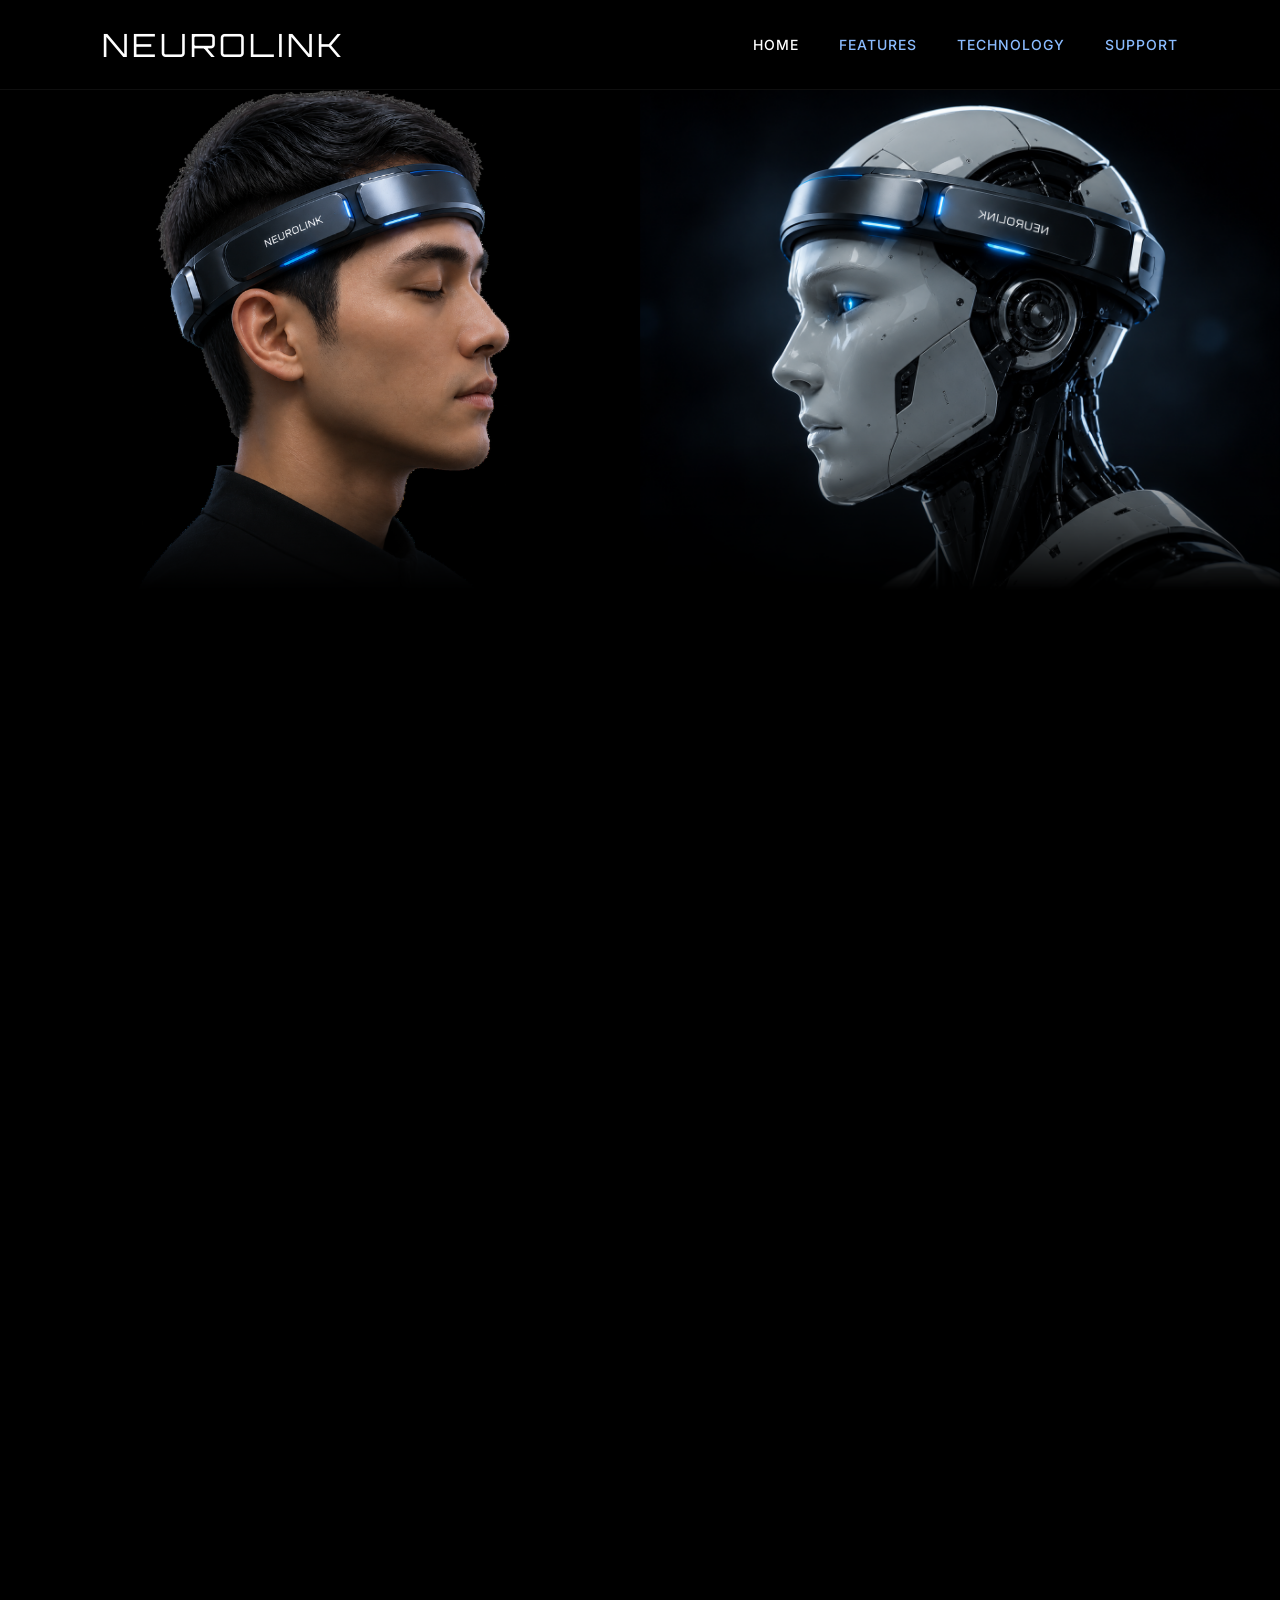
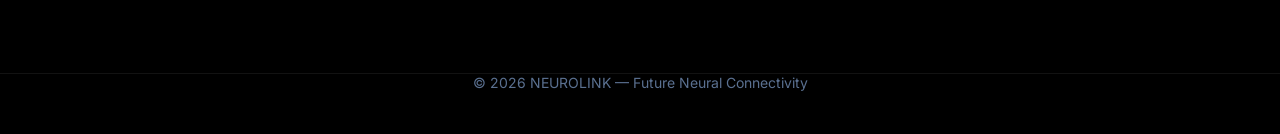
<file: index.html>
<!-- index.html -->
<!DOCTYPE html>
<html lang="en">
<head>
    <meta charset="UTF-8" />
    <meta name="viewport" content="width=device-width, initial-scale=1.0"/>
    <title>NEUROLINK — Brain-Controlled WiFi Headband</title>
    <link rel="preconnect" href="https://fonts.googleapis.com">
    <link rel="preconnect" href="https://fonts.gstatic.com" crossorigin>
    <link rel="stylesheet" href="css.css">
    <style>
        /* ---- HERO IMAGES ---- */
        .header-images {
            width: 100%;
            height: 500px;
            display: flex;
        }

        .man-image {
            width: 50%;
            height: 100%;
            background: url("images/model.PNG") center / 400px no-repeat;
            -webkit-mask-image: linear-gradient(to bottom, black 80%, transparent 100%);
            mask-image: linear-gradient(to bottom, black 80%, transparent 100%);
        }

        .robot-image {
            width: 50%;
            height: 100%;
            background: url("images/robot.png") center / cover;
            -webkit-mask-image: linear-gradient(to bottom, black 70%, transparent 100%);
            mask-image: linear-gradient(to bottom, black 70%, transparent 100%);
        }

        /* ---- HERO ---- */
        .hero {
            width: 100%;
            padding: 60px 8% 80px;
            display: flex;
            align-items: center;
            justify-content: space-between;
            gap: 60px;
        }

        .hero-left { flex: 1; }

        .tag {
            color: #3ca6ff;
            font-size: 13px;
            letter-spacing: 2px;
            margin-bottom: 5px;
        }

        .hero-title {
            font-family: 'Orbitron', sans-serif;
            font-size: 4.5rem;
            line-height: 1.05;
            margin-bottom: 24px;
        }

        .hero-description {
            color: #a0b4cc;
            font-size: 1.05rem;
            line-height: 1.8;
            margin-bottom: 36px;
            max-width: 520px;
        }

        .hero-buttons {
            display: flex;
            gap: 16px;
            flex-wrap: wrap;
        }

        /* ---- HERO RIGHT ---- */
        .hero-right {
            flex: 1;
            display: flex;
            justify-content: center;
            align-items: center;
            position: relative;
        }

        .hero-right img {
            width: 100%;
            max-width: 560px;
            filter: drop-shadow(0 0 40px rgba(0, 162, 255, 0.4));
        }

        .status-card {
            position: absolute;
            bottom: 57px;
            left: 0;
            width: 260px;
            background: rgba(8, 17, 35, 0.8);
            backdrop-filter: blur(14px);
            border: 1px solid rgba(67, 122, 255, 0.3);
            border-radius: 22px;
            padding: 22px;
            box-shadow: 0 0 30px rgba(0, 119, 255, 0.15);
        }

        .status-card h3 {
            color: #3ca6ff;
            font-size: 14px;
            margin-bottom: 14px;
            letter-spacing: 1px;
        }

        .status-row {
            display: flex;
            justify-content: space-between;
            font-size: 13px;
            margin-bottom: 10px;
            color: #cdd9ee;
        }

        .connected { color: #00e68a; font-weight: 600; }

        .battery-bar {
            width: 100%;
            height: 8px;
            background: #112342;
            border-radius: 30px;
            overflow: hidden;
            margin-top: 10px;
        }

        .battery-fill {
            width: 82%;
            height: 100%;
            background: linear-gradient(90deg, #00e68a, #00c3ff);
        }

        /* ---- APP SECTION ---- */
        .app-section {
            width: 100%;
            padding: 60px 8% 100px;
            display: flex;
            align-items: center;
            gap: 80px;
        }

        .app-left { flex: 1; }

        .app-left h1 {
            font-family: 'Orbitron', sans-serif;
            font-size: 3rem;
            margin-bottom: 20px;
            line-height: 1.15;
        }

        .app-left p {
            color: #9eb1ce;
            line-height: 1.8;
            margin-bottom: 30px;
            max-width: 440px;
        }

        .app-right {
            flex: 1;
            display: flex;
            justify-content: center;
        }

        .phone-ui {
            width: 300px;
            background: #091427;
            border-radius: 40px;
            padding: 24px;
            border: 1px solid #1b3560;
            box-shadow: 0 0 40px rgba(0, 140, 255, 0.2);
        }

        .phone-header {
            text-align: center;
            margin-bottom: 24px;
            font-family: 'Orbitron', sans-serif;
            font-size: 1.1rem;
            letter-spacing: 2px;
        }

        .network-card {
            background: #101d36;
            padding: 18px;
            border-radius: 18px;
            margin-bottom: 16px;
        }

        .network-card h3 {
            color: #00e68a;
            font-size: 13px;
            margin-bottom: 6px;
            letter-spacing: 1px;
        }

        .network-card p { color: #8bbcff; font-size: 14px; }

        .network-list { display: flex; flex-direction: column; gap: 10px; }

        .network-item {
            background: #132443;
            padding: 13px 16px;
            border-radius: 14px;
            color: #b4ccee;
            font-size: 14px;
        }

        /* ---- RESPONSIVE ---- */
        @media (max-width: 1000px) {
            .hero, .app-section { flex-direction: column; }
            .hero-right, .app-right { width: 100%; }
            .status-card { position: static; margin-top: 24px; width: 100%; max-width: 300px; }
            .hero-title { font-size: 3.2rem; }
        }

        @media (max-width: 600px) {
            .hero-title { font-size: 2.6rem; }
            .app-left h1 { font-size: 2.2rem; }
        }
        .deviceImage{
            position: absolute;
            margin-top: 200px;
        }

        .footerName{
            margin-top: -30px;
        }
        /* ══════════════════════════════
   RESPONSIVE FIXES
   ADD THIS AT THE VERY BOTTOM
══════════════════════════════ */

/* LARGE TABLET */
@media (max-width: 1200px){

    .hero{
        gap: 40px;
        padding: 40px 6% 70px;
    }

    .hero-title{
        font-size: 3.8rem;
    }

    .hero-right img{
        max-width: 480px;
    }

    .deviceImage{
        margin-top: 140px;
    }

    .status-card{
        bottom: 20px;
        width: 240px;
    }

    .app-section{
        gap: 50px;
        padding: 50px 6% 80px;
    }

    .app-left h1{
        font-size: 2.5rem;
    }
}


/* TABLET */
@media (max-width: 1000px){

    .header-images{
        height: 360px;
    }

    .man-image{
        background-size: 280px;
    }

    .hero,
    .app-section{
        flex-direction: column;
        text-align: center;
    }

    .hero-left,
    .app-left{
        display: flex;
        flex-direction: column;
        align-items: center;
    }

    .hero-description,
    .app-left p{
        max-width: 650px;
    }

    .hero-title{
        font-size: 3.2rem;
    }

    .hero-right{
        width: 100%;
        min-height: 500px;
    }

    .hero-right img{
        max-width: 420px;
    }

    .deviceImage{
        position: relative;
        margin-top: 0;
    }

    .status-card{
        position: relative;
        bottom: unset;
        left: unset;
        margin-top: 20px;
        width: 100%;
        max-width: 320px;
    }

    .app-section{
        gap: 40px;
    }

    .phone-ui{
        width: 320px;
    }
}


/* MOBILE */
@media (max-width: 700px){

    body{
        overflow-x: hidden;
    }

    .header-images{
        height: 250px;
    }

    .man-image{
        background-size: 200px;
    }

    .robot-image{
        background-position: center;
    }

    .hero{
        padding: 30px 5% 60px;
        gap: 20px;
    }

    .tag{
        font-size: 11px;
        letter-spacing: 1.5px;
    }

    .hero-title{
        font-size: 2.4rem;
        line-height: 1.1;
        margin-bottom: 18px;
    }

    .hero-description{
        font-size: .95rem;
        line-height: 1.7;
        margin-bottom: 28px;
    }

    .hero-buttons{
        width: 100%;
        justify-content: center;
    }

    .hero-buttons .btn{
        width: 100%;
        max-width: 280px;
        text-align: center;
    }

    .hero-right{
        min-height: auto;
    }

    .hero-right img{
        width: 100%;
        max-width: 320px;
    }

    .status-card{
        padding: 18px;
        border-radius: 18px;
    }

    .status-row{
        font-size: 12px;
    }

    .app-section{
        padding: 40px 5% 70px;
    }

    .app-left h1{
        font-size: 2rem;
        line-height: 1.2;
    }

    .app-left p{
        font-size: .95rem;
        line-height: 1.7;
    }

    .phone-ui{
        width: 100%;
        max-width: 300px;
        border-radius: 30px;
        padding: 20px;
    }

    .network-item{
        font-size: 13px;
    }

    .footerName{
        margin-top: 0;
        font-size: 12px;
        line-height: 1.6;
        text-align: center;
    }
}


/* SMALL MOBILE */
@media (max-width: 480px){

    .header-images{
        height: 200px;
    }

    .man-image{
        background-size: 150px;
    }

    .hero{
        padding-top: 20px;
    }

    .hero-title{
        font-size: 2rem;
    }

    .hero-description{
        font-size: .88rem;
    }

    .hero-right img{
        max-width: 260px;
    }

    .status-card{
        max-width: 100%;
    }

    .app-left h1{
        font-size: 1.7rem;
    }

    .app-left p{
        font-size: .88rem;
    }

    .phone-ui{
        max-width: 260px;
        border-radius: 24px;
    }

    .phone-header{
        font-size: .95rem;
    }

    .network-card,
    .network-item{
        padding: 12px;
    }

    .site-footer{
        padding-inline: 16px;
    }
}
    </style>
</head>

<body>

    <!-- NAVBAR -->
<div class="navContainer">
    <nav class="navbar">

        <a href="index.html" class="logo">NEUROLINK</a>

        <div class="nav-links" id="navLinks">
            <a href="index.html" class="active">HOME</a>
            <a href="subFiles/features.html">FEATURES</a>
            <a href="subFiles/technology.html">TECHNOLOGY</a>
            <a href="subFiles/support.html">SUPPORT</a>
        </div>

        <!-- MOBILE MENU BUTTON -->
        <div class="menu-toggle" id="menuToggle">
            ☰
        </div>

    </nav>
</div>

    <!-- HERO IMAGES -->
    <div class="header-images">
        <div class="man-image"></div>
        <div class="robot-image"></div>
    </div>

    <!-- HERO -->
    <section class="hero fade-section">
        <div class="hero-left">
            <p class="tag">BRAIN-CONTROLLED WIFI HEADBAND</p>
            <h1 class="hero-title">CONTROL<br>IS IN<br>YOUR MIND</h1>
            <p class="hero-description">
                The future of neural connectivity has arrived.
                Neurolink uses advanced EEG technology and AI-powered
                signal processing to transform your thoughts into
                real-time wireless commands.
            </p>
            <div class="hero-buttons">
                <a class="btn primary-btn" href="subFiles/preOrder.html">Pre Order</a>
                <a class="btn secondary-btn" href="subFiles/features.html">Explore Features</a>
            </div>
        </div>

        <div class="hero-right">
            
            <div class="status-card">
                <h3>CONNECTION STATUS</h3>
                <div class="status-row"><span>Network</span><span class="connected">CONNECTED</span></div>
                <div class="status-row"><span>Signal</span><span>98%</span></div>
                <div class="status-row"><span>Battery</span><span>82%</span></div>
                <div class="battery-bar"><div class="battery-fill"></div></div>
            </div>
            <div class="deviceImage">
            <img src="images/100.png" alt="Neurolink Headband">
            </div>
        </div>
    </section>

    <!-- APP SECTION -->
    <section class="app-section fade-section">
        <div class="app-left">
            <h1>SMART MOBILE CONTROL</h1>
            <p>
                Monitor connection status, neural signal activity,
                battery life, and connected devices through the
                Neurolink mobile application with real-time syncing.
            </p>
            <a class="btn primary-btn" href="subFiles/download.html">Download App</a>
        </div>

        <div class="app-right">
            <div class="phone-ui">
                <div class="phone-header">NEUROLINK</div>
                <div class="network-card">
                    <h3>CONNECTED</h3>
                    <p>Home_Net_5G</p>
                </div>
                <div class="network-list">
                    <div class="network-item">Office_WiFi</div>
                    <div class="network-item">Cafe_Free_WiFi</div>
                    <div class="network-item">Airport_5G</div>
                </div>
            </div>
        </div>
    </section>

    <!-- FOOTER -->
     
    <footer class="site-footer">
        <div class="footerName">
        © 2026 NEUROLINK — Future Neural Connectivity
        </div>
    </footer>

</body>
</html>

<script>
const sections = document.querySelectorAll('.fade-section');

const observer = new IntersectionObserver((entries)=>{
    entries.forEach((entry)=>{
        if(entry.isIntersecting){
            entry.target.classList.add('show');
        } else {
            entry.target.classList.remove('show');
        }
    });
},{
    threshold: 0.2
});

sections.forEach((section)=>{
    observer.observe(section);
});

const menuToggle = document.getElementById('menuToggle');
const navLinks = document.getElementById('navLinks');

menuToggle.addEventListener('click', () => {
    navLinks.classList.toggle('show');
});

</script>
</file>
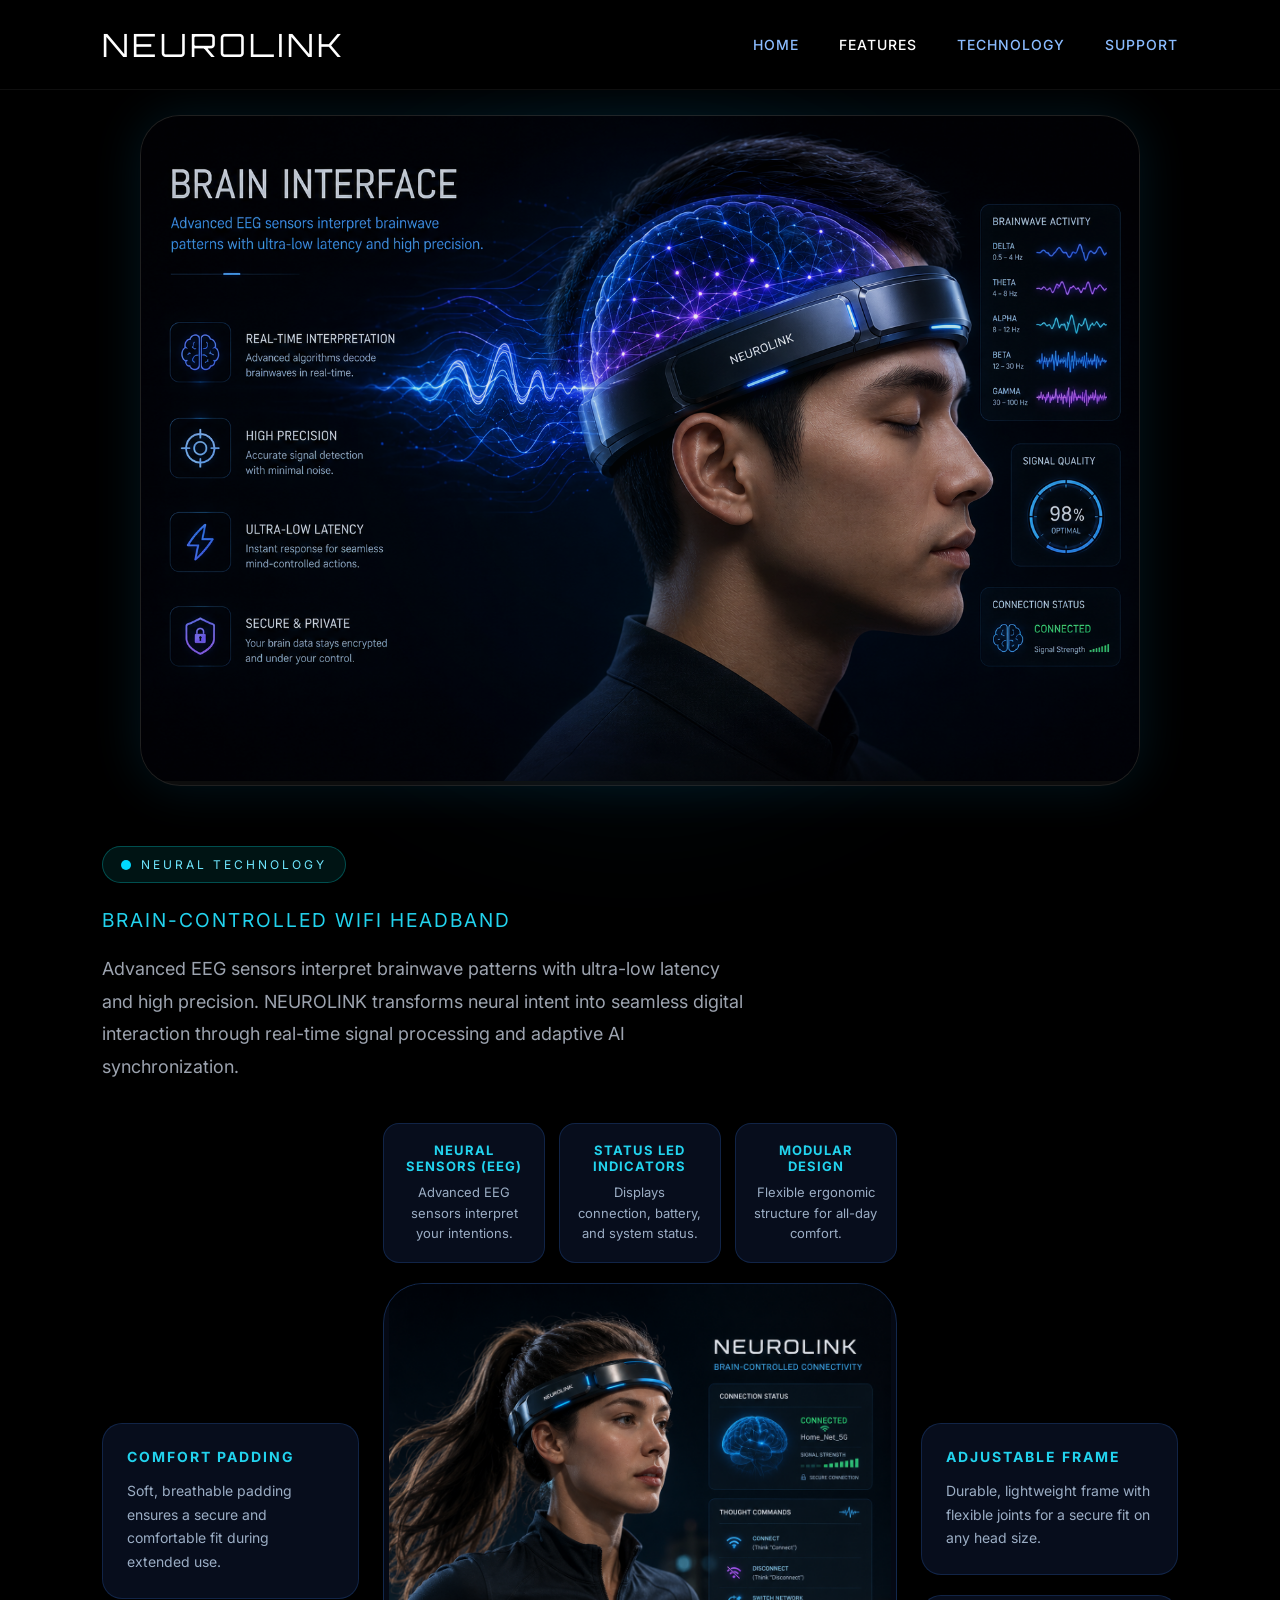
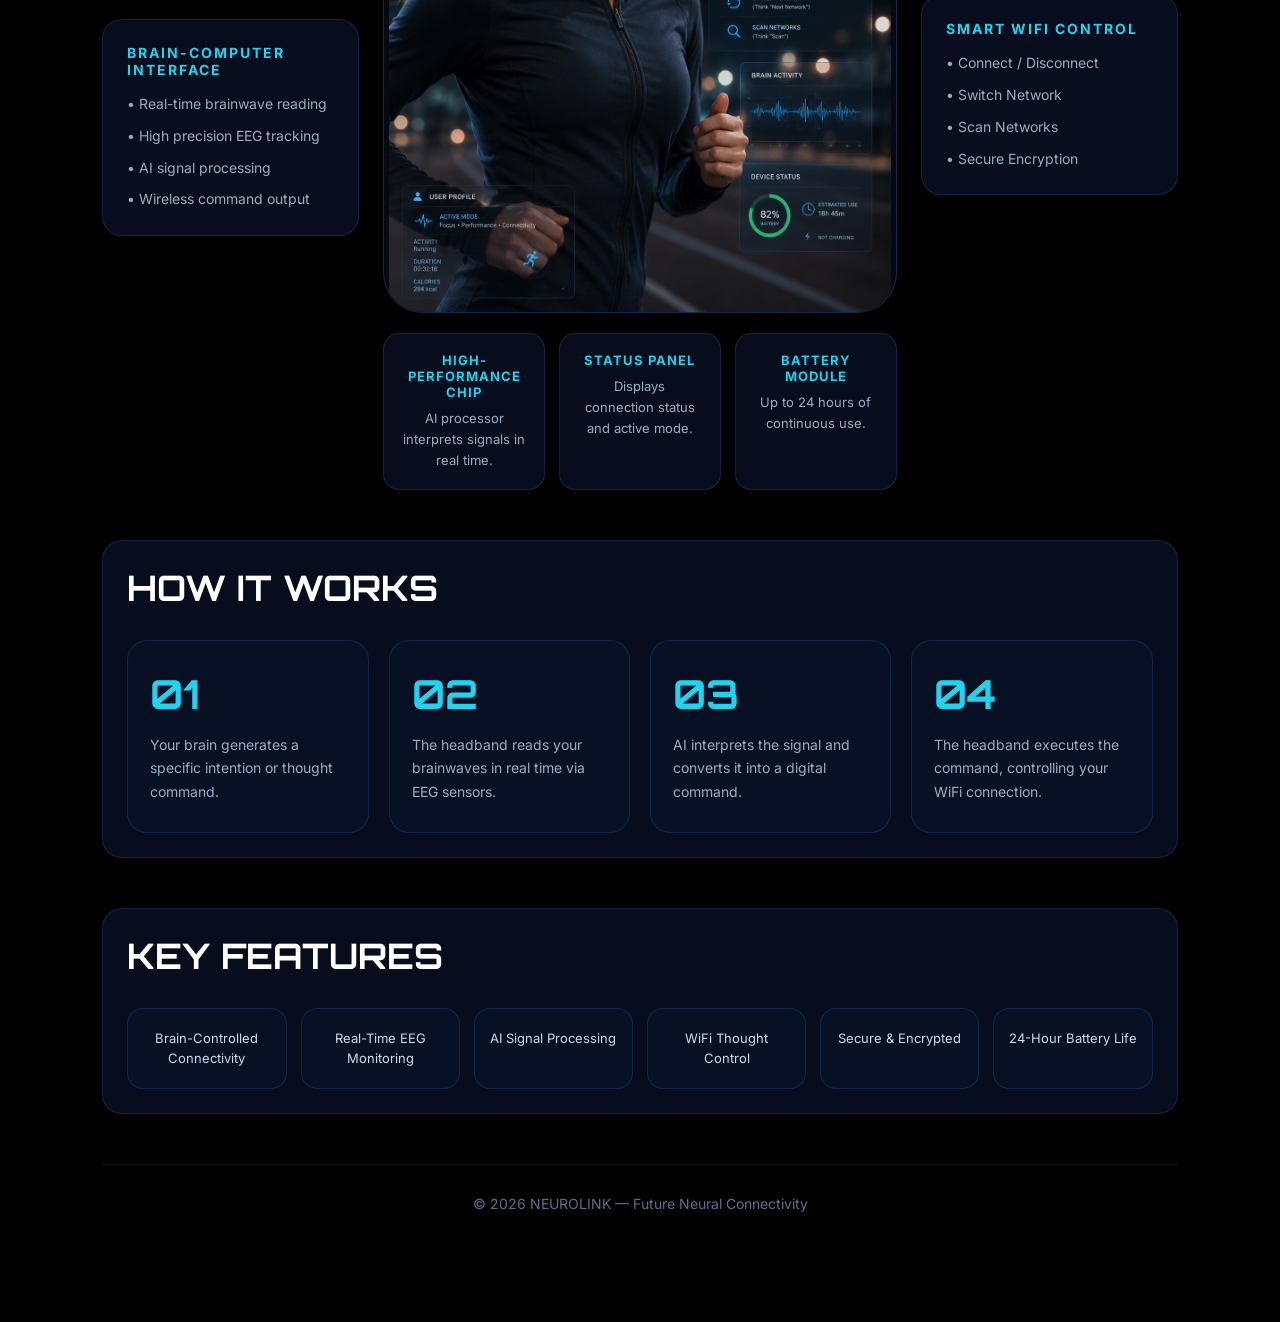
<file: features.html>
<!-- features.html -->
<!DOCTYPE html>
<html lang="en">
<head>
    <meta charset="UTF-8">
    <meta name="viewport" content="width=device-width, initial-scale=1.0">
    <title>NEUROLINK — Features</title>
    <link rel="preconnect" href="https://fonts.googleapis.com">
    <link rel="preconnect" href="https://fonts.gstatic.com" crossorigin>
    <link rel="stylesheet" href="css.css">
    <style>
        /* ---- PAGE HEADER ---- */
        .page-header {
            padding: 70px 0% 50px;
            margin-bottom: -30px;
        }

        .page-header h1 {
            font-family: 'Orbitron', sans-serif;
            font-size: 4rem;
            letter-spacing: 5px;
            margin-bottom: 10px;
        }

        .page-header h2 {
            font-size: 1.2rem;
            color: #22d3ee;
            /* margin-bottom: 16px; */
            font-weight: 400;
            letter-spacing: 2px;
            margin-top: -70px;
            /* margin-left: -0px; */
        }

        .page-header p {
            color: #9badc4;
            font-size: 1rem;
            line-height: 1.7;
            max-width: 520px;
            margin-top: -50px;
        }

        /* ---- MAIN LAYOUT ---- */
        .main-grid {
            padding: 0 0%;
            display: grid;
            grid-template-columns: 1fr 2fr 1fr;
            gap: 24px;
            align-items: start;
        }

        .sidebar {
            display: flex;
            flex-direction: column;
            gap: 20px;
        }

        /* ---- PANEL ---- */
        .panel {
            background: rgba(10, 18, 38, 0.75);
            border: 1px solid rgba(59, 130, 246, 0.2);
            border-radius: 20px;
            padding: 24px;
            backdrop-filter: blur(10px);
        }

        .panel h3 {
            color: #22d3ee;
            font-size: 14px;
            letter-spacing: 2px;
            margin-bottom: 14px;
        }

        .panel p,
        .panel li {
            color: #9badc4;
            font-size: 14px;
            line-height: 1.7;
        }

        .panel ul {
            list-style: none;
            display: flex;
            flex-direction: column;
            gap: 8px;
        }

        /* ---- CENTERPIECE ---- */
        .centerpiece {
            display: flex;
            flex-direction: column;
            align-items: center;
            gap: 20px;
        }

        .feature-row {
            width: 100%;
            display: grid;
            grid-template-columns: repeat(3, 1fr);
            gap: 14px;
        }

        .feature-box {
            text-align: center;
            padding: 18px;
            background: rgba(10, 18, 38, 0.75);
            border: 1px solid rgba(59, 130, 246, 0.2);
            border-radius: 16px;
        }

        .feature-box h4 {
            color: #22d3ee;
            font-size: 13px;
            letter-spacing: 1px;
            margin-bottom: 8px;
        }

        .feature-box p {
            color: #9badc4;
            font-size: 13px;
            line-height: 1.6;
        }

        .product-image {
            width: 100%;
            height: 630px;
            border: 1px solid rgba(59, 130, 246, 0.25);
            border-radius: 40px;
            display: flex;
            align-items: center;
            justify-content: center;
            background: rgba(10, 18, 38, 0.55);
            overflow: hidden;
        }

        .product-image img {
            width: 100%;
            height: 100%;
            object-fit: contain;
        }

        .product-image-placeholder {
            color: #4a6080;
            font-size: 14px;
            letter-spacing: 3px;
        }

        /* ---- HOW IT WORKS ---- */
        .section {
            padding: 50px 0%;
        }

        .section-title {
            font-family: 'Orbitron', sans-serif;
            font-size: 2.2rem;
            margin-bottom: 30px;
            color: white;
        }

        .steps-grid {
            display: grid;
            grid-template-columns: repeat(4, 1fr);
            gap: 20px;
        }

        .step-card {
            padding: 28px 22px;
            background: rgba(10, 18, 38, 0.75);
            border: 1px solid rgba(59, 130, 246, 0.2);
            border-radius: 20px;
        }

        .step-number {
            font-size: 2.5rem;
            color: #22d3ee;
            font-weight: 700;
            margin-bottom: 14px;
            font-family: 'Orbitron', sans-serif;
        }

        .step-card p {
            color: #9badc4;
            font-size: 14px;
            line-height: 1.7;
        }

        /* ---- KEY FEATURES ---- */
        .features-grid {
            display: grid;
            grid-template-columns: repeat(6, 1fr);
            gap: 14px;
        }

        .feature-item {
            text-align: center;
            padding: 20px 14px;
            background: rgba(10, 18, 38, 0.75);
            border: 1px solid rgba(59, 130, 246, 0.2);
            border-radius: 16px;
            color: #cdd9ee;
            font-size: 13px;
            line-height: 1.5;
        }

        /* ---- RESPONSIVE ---- */
        @media (max-width: 1200px) {
            .main-grid { grid-template-columns: 1fr; }
            .steps-grid { grid-template-columns: repeat(2, 1fr); }
            .features-grid { grid-template-columns: repeat(3, 1fr); }
        }

        @media (max-width: 700px) {
            .page-header h1 { font-size: 2.5rem; }
            .feature-row, .steps-grid, .features-grid { grid-template-columns: 1fr; }
            .section-title { font-size: 1.8rem; }
        }








         .page-content {
      width: 100%;
      padding: 40px 8% 80px;
    }

    /* TAG */
    .tag {
      display: inline-flex;
      align-items: center;
      gap: 10px;
      border: 1px solid rgba(0,255,255,0.25);
      background: rgba(0,255,255,0.08);
      padding: 10px 18px;
      border-radius: 50px;
      margin-bottom: 25px;
      color: #6ee7ff;
      letter-spacing: 3px;
      font-size: 12px;
    }

    .pulse {
      width: 10px;
      height: 10px;
      border-radius: 50%;
      background: #00d9ff;
      animation: pulse 1.5s infinite;
    }

    @keyframes pulse {
      0%   { transform: scale(1);   opacity: 1; }
      50%  { transform: scale(1.5); opacity: .5; }
      100% { transform: scale(1);   opacity: 1; }
    }

    /* HERO TEXT */
    .leftSection h1 {
      font-size: 78px;
      line-height: 1;
      font-weight: 300;
      margin-bottom: 30px;
    }

    .leftSection h1 span { color: #38bdf8; }

    .description {
      color: #9ca3af;
      font-size: 18px;
      line-height: 1.8;
      max-width: 650px;
      margin-bottom: 40px;
      margin-top: -75px;
    }

    /* IMAGE CARD */
    .rightSection {
      position: relative;
      display: flex;
      justify-content: center;
      align-items: center;
      margin-bottom: 60px;
    }

    .imageGlow {
      position: absolute;
      width: 520px;
      height: 520px;
      border-radius: 50%;
      background: rgba(0,180,255,0.2);
      filter: blur(100px);
    }

    .imageCard {
      position: relative;
      width: 100%;
      max-width: 1000px;
      overflow: hidden;
      border-radius: 40px;
      border: 1px solid rgba(255,255,255,0.08);
      background: rgba(255,255,255,0.05);
      backdrop-filter: blur(20px);
      box-shadow: 0 0 50px rgba(0,180,255,0.12);
    }

    .imageCard img {
      width: 100%;
      height: 100%;
      object-fit: cover;
      opacity: .92;
    }

    /* FEATURE GRID */
    .featureGrid {
      display: grid;
      grid-template-columns: 1fr 1fr;
      gap: 20px;
      margin-bottom: 40px;
    }

    .featureCard {
      background: rgba(255,255,255,0.04);
      border: 1px solid rgba(255,255,255,0.08);
      border-radius: 28px;
      padding: 28px;
      backdrop-filter: blur(18px);
      transition: .3s;
    }

    .featureCard:hover {
      transform: translateY(-5px);
      border-color: #38bdf8;
      box-shadow: 0 0 30px rgba(56,189,248,0.15);
    }

    .featureNumber {
      font-size: 34px;
      margin-bottom: 15px;
      color: #38bdf8;
    }

    .featureCard h3 {
      margin-bottom: 12px;
      font-size: 22px;
      font-weight: 500;
    }

    .featureCard p {
      color: #9ca3af;
      line-height: 1.7;
      font-size: 15px;
    }

    /* STATS */
    .stats {
      display: flex;
      gap: 20px;
      flex-wrap: wrap;
    }

    .statBox {
      background: rgba(255,255,255,0.04);
      border: 1px solid rgba(0,255,255,0.12);
      padding: 28px;
      border-radius: 24px;
      min-width: 180px;
      backdrop-filter: blur(14px);
    }

    .statBox h2 {
      font-size: 42px;
      color: #38bdf8;
      font-weight: 300;
      margin-bottom: 8px;
    }

    .statBox p { color: #9ca3af; }

    /* RESPONSIVE */
    @media (max-width: 1100px) {
      .leftSection h1 { font-size: 60px; }
    }

    @media (max-width: 700px) {
      .leftSection h1    { font-size: 48px; }
      .featureGrid       { grid-template-columns: 1fr; }
      .page-content      { padding: 40px 6% 60px; }
    }

    .features-section {
            padding: 0 0 50px;
            display: grid;
            grid-template-columns: 1fr 1fr;
            gap: 20px;
        }

        .feature-card {
            background: rgba(5,14,30,.75);
            border: 1px solid rgba(0,140,255,.12);
            border-radius: 28px;
            padding: 32px;
            backdrop-filter: blur(16px);
            transition: .3s;
        }

        .feature-card:hover {
            transform: translateY(-5px);
            border-color: #38bdf8;
            box-shadow: 0 0 30px rgba(56,189,248,.15);
        }

        .feature-number {
            font-family: 'Orbitron', sans-serif;
            font-size: 2rem;
            color: #38bdf8;
            margin-bottom: 14px;
        }

        .feature-card h3 { font-size: 1.15rem; margin-bottom: 10px; }
        .feature-card p  { color: #8fa8cc; line-height: 1.7; font-size: .95rem; }

        /* ══════════════════════════════
           STATS ROW
        ══════════════════════════════ */
        .stats-section {
            padding: 0 0px 60px;
            display: flex;
            gap: 20px;
            flex-wrap: wrap;
        }

        .stat-box {
            background: rgba(5,14,30,.75);
            border: 1px solid rgba(0,255,255,.12);
            padding: 30px 36px;
            border-radius: 24px;
            backdrop-filter: blur(14px);
            min-width: 180px;
        }

        .stat-box h2 { font-size: 2.6rem; color: #38bdf8; font-weight: 300; margin-bottom: 8px; }
        .stat-box p  { color: #8fa8cc; }
    

        .sidebar{
            margin-top: 300px;
        }
        .page-content{
            margin-top: -15px;
        }
    </style>
</head>
<body>

    <!-- NAVBAR — uses navContainer + navbar + logo + nav-links from css.css -->
<div class="navContainer">
  <nav class="navbar">
    <a href="index.html" class="logo">NEUROLINK</a>
    <div class="nav-links">
      <a href="index.html">HOME</a>
      <a href="features.html" class="active">FEATURES</a>
      <a href="technology.html">TECHNOLOGY</a>
      <a href="support.html">SUPPORT</a>
    </div>
  </nav>
</div>  

<!-- PAGE CONTENT -->
<div class="page-content">

  

  <!-- IMAGE -->
  <div class="rightSection">
    <div class="imageGlow"></div>
    <div class="imageCard">
      <img src="images/brainFeature.png" alt="Neurolink Brain Interface">
    </div>
  </div>

  <!-- HERO TEXT -->
  <div class="leftSection">
    <div class="tag">
      <div class="pulse"></div>
      NEURAL TECHNOLOGY
    </div>
    
    <header class="page-header">
        <!-- <h1>NEUROLINK</h1> -->
        <h2>BRAIN-CONTROLLED WIFI HEADBAND</h2>
        <!-- <p>The future of connection. Controlled by your mind.</p> -->
    </header>
    

    <!-- <h1>Brain <span>Interface</span></h1> -->

    <p class="description">
      Advanced EEG sensors interpret brainwave patterns with ultra-low latency and high precision.
      NEUROLINK transforms neural intent into seamless digital interaction through real-time signal
      processing and adaptive AI synchronization.
    </p>
  </div>


    <!-- MAIN GRID -->
    <section class="main-grid">

        <!-- LEFT SIDEBAR -->
        <aside class="sidebar">
            <div class="panel">
                <h3>COMFORT PADDING</h3>
                <p>Soft, breathable padding ensures a secure and comfortable fit during extended use.</p>
            </div>
            <div class="panel">
                <h3>BRAIN-COMPUTER INTERFACE</h3>
                <ul>
                    <li>• Real-time brainwave reading</li>
                    <li>• High precision EEG tracking</li>
                    <li>• AI signal processing</li>
                    <li>• Wireless command output</li>
                </ul>
            </div>
        </aside>

        <!-- CENTER -->
        <div class="centerpiece">
            <div class="feature-row">
                <div class="feature-box">
                    <h4>NEURAL SENSORS (EEG)</h4>
                    <p>Advanced EEG sensors interpret your intentions.</p>
                </div>
                <div class="feature-box">
                    <h4>STATUS LED INDICATORS</h4>
                    <p>Displays connection, battery, and system status.</p>
                </div>
                <div class="feature-box">
                    <h4>MODULAR DESIGN</h4>
                    <p>Flexible ergonomic structure for all-day comfort.</p>
                </div>
            </div>

            <div class="product-image">
               <img src="images/2.png" alt="Neurolink Headband">
                <span class="product-image-placeholder"></span>
            </div>

            <div class="feature-row">
                <div class="feature-box">
                    <h4>HIGH-PERFORMANCE CHIP</h4>
                    <p>AI processor interprets signals in real time.</p>
                </div>
                <div class="feature-box">
                    <h4>STATUS PANEL</h4>
                    <p>Displays connection status and active mode.</p>
                </div>
                <div class="feature-box">
                    <h4>BATTERY MODULE</h4>
                    <p>Up to 24 hours of continuous use.</p>
                </div>
            </div>
        </div>

        <!-- RIGHT SIDEBAR -->
        <aside class="sidebar">
            <div class="panel">
                <h3>ADJUSTABLE FRAME</h3>
                <p>Durable, lightweight frame with flexible joints for a secure fit on any head size.</p>
            </div>
            <div class="panel">
                <h3>SMART WIFI CONTROL</h3>
                <ul>
                    <li>• Connect / Disconnect</li>
                    <li>• Switch Network</li>
                    <li>• Scan Networks</li>
                    <li>• Secure Encryption</li>
                </ul>
            </div>
        </aside>

    </section>

    <!-- HOW IT WORKS -->
    <section class="section">
        <div class="panel">
            <h2 class="section-title">HOW IT WORKS</h2>
            <div class="steps-grid">
                <div class="step-card">
                    <div class="step-number">01</div>
                    <p>Your brain generates a specific intention or thought command.</p>
                </div>
                <div class="step-card">
                    <div class="step-number">02</div>
                    <p>The headband reads your brainwaves in real time via EEG sensors.</p>
                </div>
                <div class="step-card">
                    <div class="step-number">03</div>
                    <p>AI interprets the signal and converts it into a digital command.</p>
                </div>
                <div class="step-card">
                    <div class="step-number">04</div>
                    <p>The headband executes the command, controlling your WiFi connection.</p>
                </div>
            </div>
        </div>
    </section>

    <!-- KEY FEATURES -->
    <section class="section" style="padding-top: 0;">
        <div class="panel">
            <h2 class="section-title">KEY FEATURES</h2>
            <div class="features-grid">
                <div class="feature-item">Brain-Controlled Connectivity</div>
                <div class="feature-item">Real-Time EEG Monitoring</div>
                <div class="feature-item">AI Signal Processing</div>
                <div class="feature-item">WiFi Thought Control</div>
                <div class="feature-item">Secure &amp; Encrypted</div>
                <div class="feature-item">24-Hour Battery Life</div>
            </div>
        </div>
    </section>

    <!-- FOOTER -->
    <footer class="site-footer">
        <div class="footerlabel">
        © 2026 NEUROLINK — Future Neural Connectivity
        </div>
    </footer>

</body>
</html>
</file>
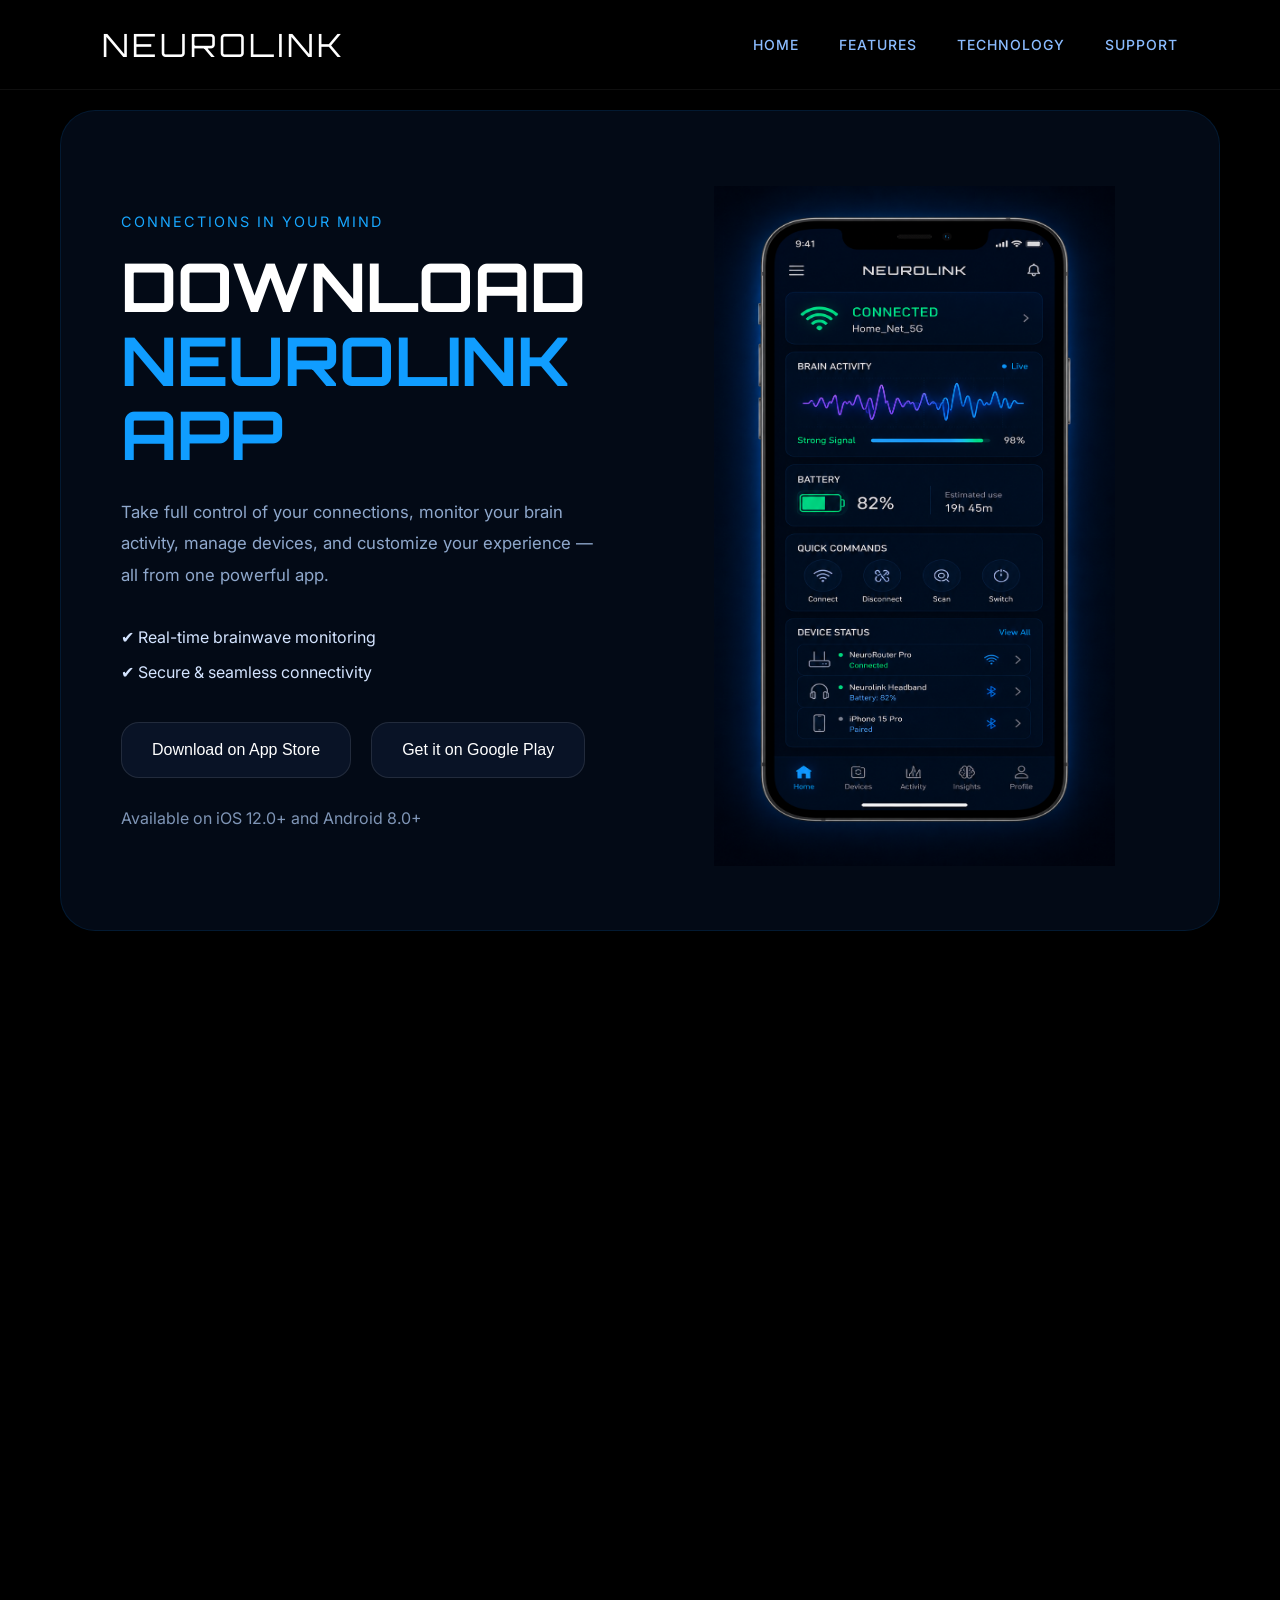
<file: subFiles/download.html>
<!-- download.html -->
<!DOCTYPE html>
<html lang="en">
<head>
<meta charset="UTF-8" />
<meta name="viewport" content="width=device-width, initial-scale=1.0"/>
<title>Neurolink App</title>
<link rel="preconnect" href="https://fonts.googleapis.com">
<link rel="preconnect" href="https://fonts.gstatic.com" crossorigin>
<link href="https://fonts.googleapis.com/css2?family=Orbitron:wght@400;500;600;700&family=Inter:wght@300;400;500;600&display=swap" rel="stylesheet">
<link rel="stylesheet" href="../css.css">
<style>

/* HERO */
.hero {
    width: 100%;
    padding: 70px 60px;
    margin-top: -50px;
}

.hero-container {
    width: 100%;
    display: flex;
    justify-content: space-between;
    align-items: center;
    gap: 60px;
    border: 1px solid rgba(0,140,255,.12);
    border-radius: 35px;
    padding: 60px;
    background: rgba(5,14,30,.75);
    backdrop-filter: blur(16px);
}

.hero-left { flex: 1; }

.small-title {
    color: #18a7ff;
    margin-bottom: 20px;
    letter-spacing: 2px;
    font-size: .9rem;
}

.hero-title {
    font-family: 'Orbitron', sans-serif;
    font-size: 5rem;
    line-height: 1.1;
    margin-bottom: 25px;
}

.hero-title span { color: #109dff; }

.hero-description {
    color: #8fa8cc;
    line-height: 1.9;
    font-size: 1.05rem;
    max-width: 600px;
    margin-bottom: 35px;
}

.checks {
    display: flex;
    flex-direction: column;
    gap: 15px;
    margin-bottom: 40px;
}

.check-item {
    display: flex;
    align-items: center;
    gap: 12px;
    color: #d4e4ff;
}

.download-buttons {
    display: flex;
    gap: 20px;
    flex-wrap: wrap;
    margin-bottom: 30px;
}

/* Use .btn + .secondary-btn from css.css, but keep the square radius variant */
.store-btn {
    padding: 18px 30px;
    border-radius: 18px;
    border: 1px solid rgba(255,255,255,.1);
    background: #091326;
    color: white;
    cursor: pointer;
    transition: .3s;
    font-size: 1rem;
}

.store-btn:hover { background: #0e1d39; }

.available { color: #7f95b6; }

/* HERO IMAGE */
.hero-right {
    flex: 1;
    display: flex;
    justify-content: center;
    position: relative;
}

.phone-image {
    width: 340px;
    height: 680px;
    border-radius: 50px;
    overflow: hidden;
    box-shadow: 0 0 50px rgba(0,140,255,.25);
    display: flex;
    justify-content: center;
    align-items: center;
}

/* SYNC SECTION */
.sync-section {
    width: 100%;
    padding: 80px 60px;
    margin-top: -80px;
}

.sync-container {
    display: flex;
    gap: 50px;
    align-items: center;
    background: rgba(5,14,30,.75);
    border: 1px solid rgba(0,140,255,.12);
    border-radius: 35px;
    overflow: hidden;
}

.sync-image {
    flex: 1;
    min-height: 500px;
    display: flex;
    justify-content: center;
    align-items: center;
    overflow: hidden;
    margin-left: 50px;
}

.sync-content {
    flex: 1;
    padding: 60px;
}

.sync-small {
    color: #18a7ff;
    margin-bottom: 15px;
    letter-spacing: 2px;
}

.sync-title {
    font-family: 'Orbitron', sans-serif;
    font-size: 3.5rem;
    margin-bottom: 25px;
}

.sync-description {
    color: #8fa8cc;
    line-height: 1.9;
    margin-bottom: 40px;
}

.stats {
    display: flex;
    gap: 40px;
    flex-wrap: wrap;
}

.stat h2 { color: #19a7ff; margin-bottom: 10px; }
.stat p  { color: #8ea5c7; }

/* FOOTER OVERRIDE — use local card style, not site-footer from css.css */
.footer {
    width: 100%;
    padding: 60px;
    margin-top: -70px;
}

.footer-container {
    background: rgba(5,14,30,.75);
    border: 1px solid rgba(0,140,255,.12);
    border-radius: 35px;
    padding: 50px;
    display: grid;
    grid-template-columns: 2fr 1fr 1fr 1fr 2fr;
    gap: 40px;
}

.footer-logo {
    font-family: 'Orbitron', sans-serif;
    font-size: 2rem;
    margin-bottom: 20px;
}

.footer-description {
    color: #8ea5c7;
    line-height: 1.8;
}

.footer-column h4 { margin-bottom: 25px; }

.footer-column a {
    display: block;
    margin-bottom: 15px;
    color: #8ea5c7;
    text-decoration: none;
    transition: .3s;
}

.footer-column a:hover { color: #19a7ff; }

.newsletter {
    display: flex;
    margin-top: 20px;
}

.newsletter input {
    flex: 1;
    background: #091326;
    border: 1px solid rgba(255,255,255,.08);
    border-radius: 14px 0 0 14px;
    padding: 15px;
    color: white;
    outline: none;
}

.newsletter button {
    border: none;
    background: #109dff;
    color: white;
    padding: 15px 20px;
    border-radius: 0 14px 14px 0;
    cursor: pointer;
}

.copyright {
    text-align: center;
    color: #6f84a4;
    margin-top: 30px;
}

.phone  { height: 760px; aspect-ratio: .59; margin-top: 15px; }
.dlImg  { height: 500px; margin-left: 310px; }

/* RESPONSIVE */
@media (max-width: 1200px) {
    .hero-container,
    .sync-container  { flex-direction: column; }
    .footer-container { grid-template-columns: 1fr 1fr; }
}

@media (max-width: 700px) {
    .hero,
    .sync-section,
    .footer { padding: 20px; }

    .hero-container { padding: 30px; }
    .hero-title     { font-size: 3rem; }
    .sync-title     { font-size: 2.5rem; }

    .phone-image { width: 100%; max-width: 320px; height: 600px; }
    .footer-container { grid-template-columns: 1fr; }
}

/* LARGE LAPTOP */
@media (max-width: 1400px){

    .hero-title{
        font-size: 4.2rem;
    }

    .sync-title{
        font-size: 3rem;
    }

    .phone{
        height: 680px;
    }

    .dlImg{
        height: 430px;
        margin-left: 180px;
    }
}


/* TABLET */
@media (max-width: 1200px){

    .hero{
        padding: 40px;
    }

    .hero-container{
        flex-direction: column;
        text-align: center;
        padding: 50px;
        gap: 40px;
    }

    .hero-left{
        display: flex;
        flex-direction: column;
        align-items: center;
    }

    .hero-description{
        max-width: 700px;
    }

    .download-buttons{
        justify-content: center;
    }

    .phone{
        height: 620px;
    }

    .sync-section{
        padding: 40px;
    }

    .sync-container{
        flex-direction: column;
    }

    .sync-image{
        width: 100%;
        min-height: auto;
        margin-left: 0;
        padding-top: 40px;
    }

    .dlImg{
        height: 360px;
        margin-left: 0;
    }

    .sync-content{
        padding: 40px;
        text-align: center;
    }

    .stats{
        justify-content: center;
    }

    .footer{
        padding: 40px;
    }

    .footer-container{
        grid-template-columns: repeat(2,1fr);
    }
}


/* MOBILE TABLET */
@media (max-width: 800px){

    .hero{
        padding: 24px;
        margin-top: 0;
    }

    .hero-container{
        padding: 35px;
        border-radius: 28px;
    }

    .hero-title{
        font-size: 3.1rem;
        line-height: 1.1;
    }

    .hero-description{
        font-size: .95rem;
        line-height: 1.8;
    }

    .phone-image{
        width: 300px;
        height: 580px;
        border-radius: 40px;
    }

    .phone{
        height: 560px;
    }

    .sync-section{
        padding: 24px;
        margin-top: -20px;
    }

    .sync-container{
        border-radius: 28px;
    }

    .sync-title{
        font-size: 2.5rem;
    }

    .sync-description{
        font-size: .95rem;
    }

    .dlImg{
        height: 300px;
    }

    .footer{
        padding: 24px;
        margin-top: -20px;
    }

    .footer-container{
        padding: 35px;
        gap: 30px;
    }
}


/* MOBILE */
@media (max-width: 600px){

    body{
        overflow-x: hidden;
    }

    .hero{
        padding: 16px;
    }

    .hero-container{
        padding: 24px;
        gap: 28px;
        border-radius: 22px;
    }

    .small-title{
        font-size: .75rem;
        letter-spacing: 1.5px;
    }

    .hero-title{
        font-size: 2.2rem;
        margin-bottom: 18px;
    }

    .hero-description{
        font-size: .88rem;
        line-height: 1.7;
        margin-bottom: 24px;
    }

    .checks{
        align-items: flex-start;
        width: 100%;
    }

    .check-item{
        font-size: .9rem;
        line-height: 1.5;
    }

    .download-buttons{
        width: 100%;
        flex-direction: column;
    }

    .store-btn{
        width: 100%;
        padding: 16px;
        font-size: .95rem;
        border-radius: 16px;
    }

    .available{
        font-size: .8rem;
        line-height: 1.6;
    }

    .phone-image{
        width: 240px;
        height: 480px;
        border-radius: 34px;
    }

    .phone{
        height: 450px;
    }

    .sync-section{
        padding: 16px;
    }

    .sync-container{
        border-radius: 22px;
    }

    .sync-content{
        padding: 24px;
    }

    .sync-small{
        font-size: .75rem;
    }

    .sync-title{
        font-size: 1.9rem;
        margin-bottom: 18px;
    }

    .sync-description{
        font-size: .88rem;
        line-height: 1.7;
        margin-bottom: 28px;
    }

    .dlImg{
        width: 100%;
        height: auto;
        max-width: 260px;
    }

    .stats{
        gap: 20px;
        flex-direction: column;
        align-items: center;
    }

    .stat{
        width: 100%;
    }

    .stat h2{
        font-size: 1.6rem;
    }

    .footer{
        padding: 16px;
    }

    .footer-container{
        grid-template-columns: 1fr;
        padding: 24px;
        border-radius: 22px;
    }

    .footer-logo{
        font-size: 1.6rem;
    }

    .footer-description,
    .footer-column a{
        font-size: .88rem;
        line-height: 1.7;
    }

    .footer-column h4{
        margin-bottom: 16px;
        font-size: .95rem;
    }

    .newsletter{
        flex-direction: column;
        gap: 10px;
    }

    .newsletter input{
        border-radius: 14px;
    }

    .newsletter button{
        border-radius: 14px;
        width: 100%;
    }

    .copyright{
        font-size: 12px;
        line-height: 1.6;
        padding-inline: 10px;
    }
}


/* SMALL MOBILE */
@media (max-width: 420px){

    .hero-title{
        font-size: 1.8rem;
    }

    .hero-description{
        font-size: .82rem;
    }

    .phone-image{
        width: 210px;
        height: 420px;
    }

    .phone{
        height: 390px;
    }

    .sync-title{
        font-size: 1.6rem;
    }

    .sync-description{
        font-size: .82rem;
    }

    .dlImg{
        max-width: 210px;
    }

    .store-btn{
        font-size: .85rem;
        padding: 14px;
    }
}
</style>
</head>
<body>

    <!-- NAVBAR -->
<div class="navContainer">
    <nav class="navbar">

        <a href="../index.html" class="logo">NEUROLINK</a>

        <div class="nav-links" id="navLinks">
            <a href="../index.html">HOME</a>
            <a href="features.html">FEATURES</a>
            <a href="technology.html">TECHNOLOGY</a>
            <a href="support.html">SUPPORT</a>
        </div>

        <!-- MOBILE MENU BUTTON -->
        <div class="menu-toggle" id="menuToggle">
            ☰
        </div>

    </nav>
</div>

<!-- HERO -->
<section class="hero">
    <div class="hero-container">

        <div class="hero-left">
            <p class="small-title">CONNECTIONS IN YOUR MIND</p>

            <h1 class="hero-title">
                DOWNLOAD <br>
                <span>NEUROLINK APP</span>
            </h1>

            <p class="hero-description">
                Take full control of your connections,
                monitor your brain activity, manage devices,
                and customize your experience — all from
                one powerful app.
            </p>

            <div class="checks">
                <div class="check-item">✔ Real-time brainwave monitoring</div>
                <div class="check-item">✔ Secure &amp; seamless connectivity</div>
            </div>

            <div class="download-buttons">
                <button class="store-btn">Download on App Store</button>
                <button class="store-btn">Get it on Google Play</button>
            </div>

            <p class="available">Available on iOS 12.0+ and Android 8.0+</p>
        </div>

        <div class="hero-right">
            <div class="phone-i
            mage">
                <img class="phone" src="../images/phone.png" alt="Neurolink App">
            </div>
        </div>

    </div>
</section>

<!-- SYNC SECTION -->
<section class="sync-section fade-section">
    <div class="sync-container">

        <div class="sync-image">
            <img class="dlImg" src="../images/rr.PNG" alt="Neurolink sync">
        </div>

        <div class="sync-content">
            <p class="sync-small">SYNC. CONTROL. CONNECT.</p>

            <h2 class="sync-title">EVERYTHING IN SYNC</h2>

            <p class="sync-description">
                Neurolink app keeps you in control.
                Monitor your activity, manage connections,
                and stay updated — anytime, anywhere.
            </p>

            <div class="stats">
                <div class="stat"><h2>30+</h2><p>Supported Networks</p></div>
                <div class="stat"><h2>Real-time</h2><p>Synchronization</p></div>
                <div class="stat"><h2>100%</h2><p>Secure Connection</p></div>
            </div>
        </div>

    </div>
</section>

<!-- FOOTER -->
<footer class="footer fade-section">
    <div class="footer-container">

        <div>
            <div class="footer-logo">NEUROLINK</div>
            <p class="footer-description">Connect with your mind.</p>
        </div>

        <div class="footer-column">
            <h4>PRODUCT</h4>
            <a href="#">Features</a>
            <a href="#">Technology</a>
            <a href="#">App</a>
            <a href="#">Pricing</a>
        </div>

        <div class="footer-column">
            <h4>COMPANY</h4>
            <a href="#">About Us</a>
            <a href="#">Careers</a>
            <a href="#">News</a>
            <a href="#">Contact</a>
        </div>

        <div class="footer-column">
            <h4>SUPPORT</h4>
            <a href="#">Help Center</a>
            <a href="#">User Guide</a>
            <a href="#">Privacy Policy</a>
            <a href="#">Terms of Service</a>
        </div>

        <div class="footer-column">
            <h4>Stay Updated</h4>
            <p class="footer-description">Get the latest updates and news from Neurolink.</p>
            <div class="newsletter">
                <input type="email" placeholder="Enter your email">
                <button>→</button>
            </div>
        </div>

    </div>

    <p class="copyright">© 2026 Neurolink. All rights reserved.</p>
</footer>

</body>
</html>

<script>
const sections = document.querySelectorAll('.fade-section');

const observer = new IntersectionObserver((entries)=>{
    entries.forEach((entry)=>{
        if(entry.isIntersecting){
            entry.target.classList.add('show');
        } else {
            entry.target.classList.remove('show');
        }
    });
},{
    threshold: 0.2
});

sections.forEach((section)=>{
    observer.observe(section);
});

const menuToggle = document.getElementById('menuToggle');
const navLinks = document.getElementById('navLinks');

menuToggle.addEventListener('click', () => {
    navLinks.classList.toggle('show');
});
</script>
</file>
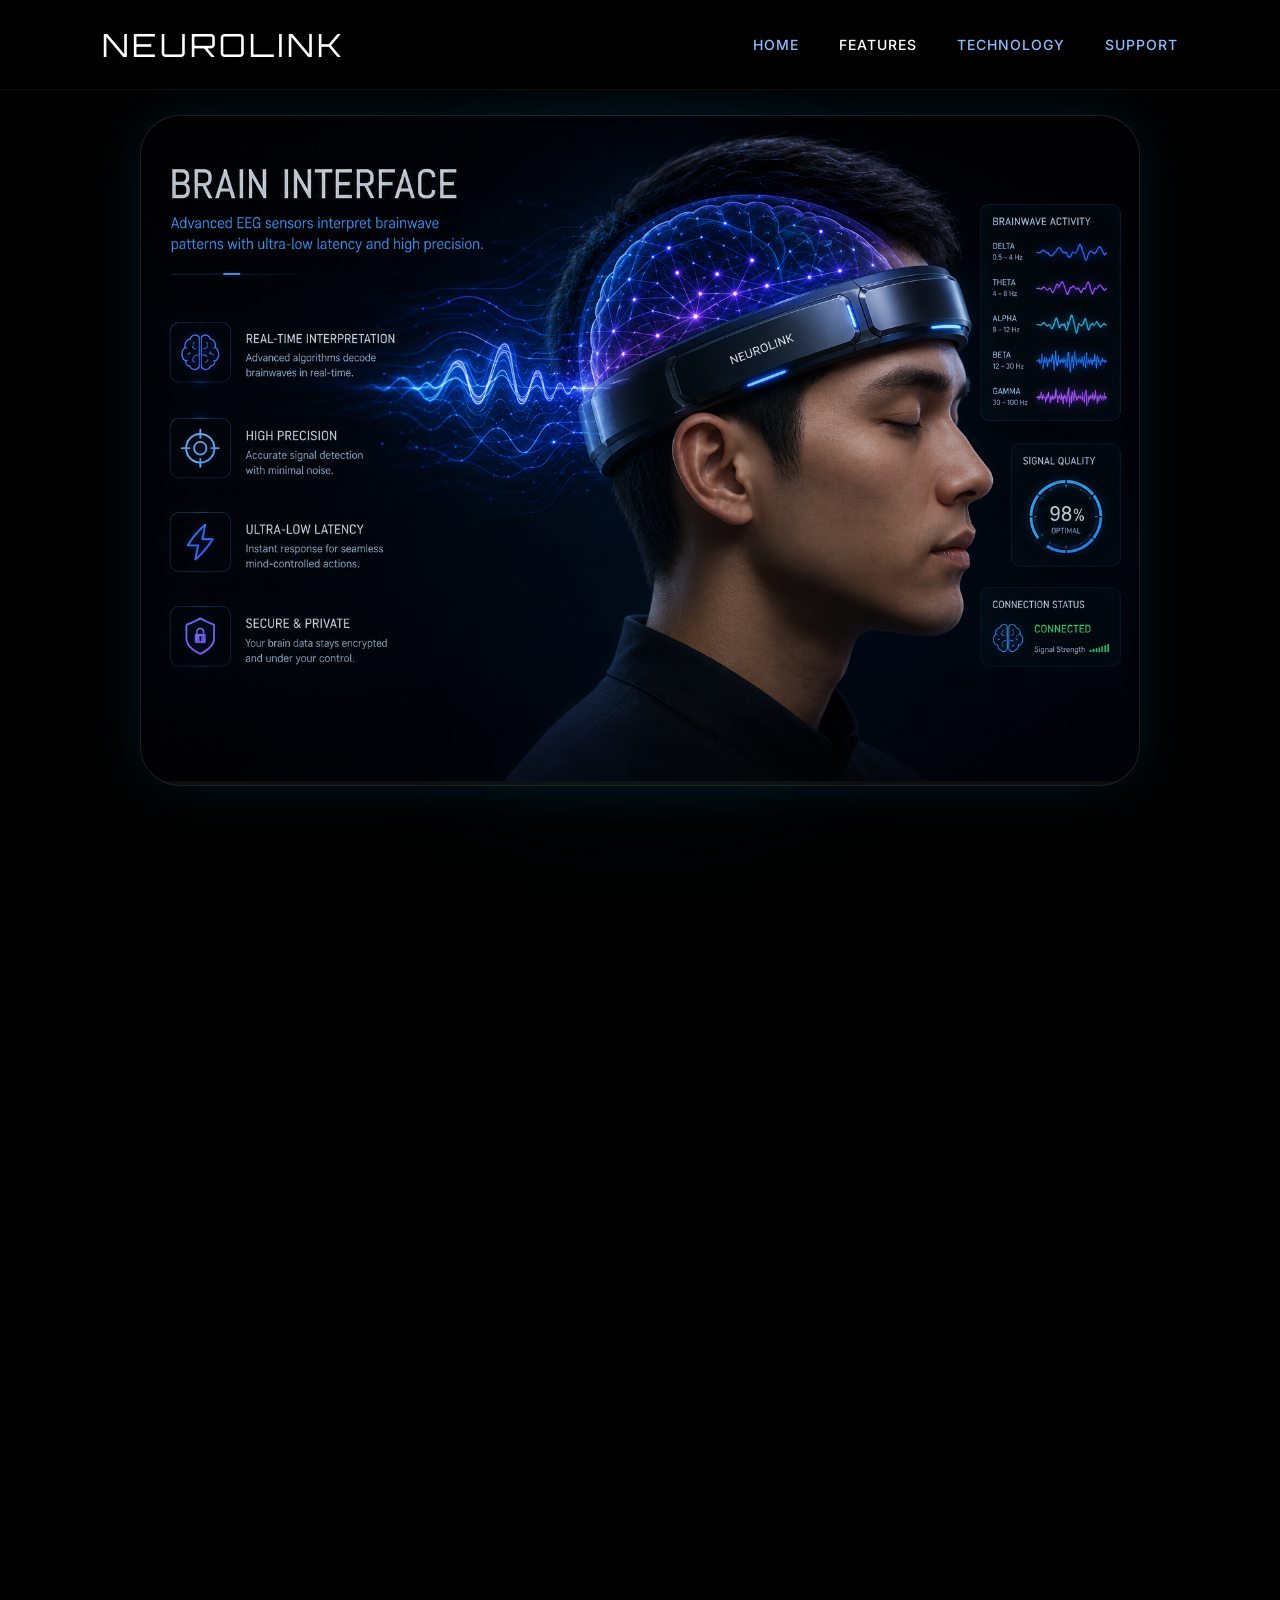
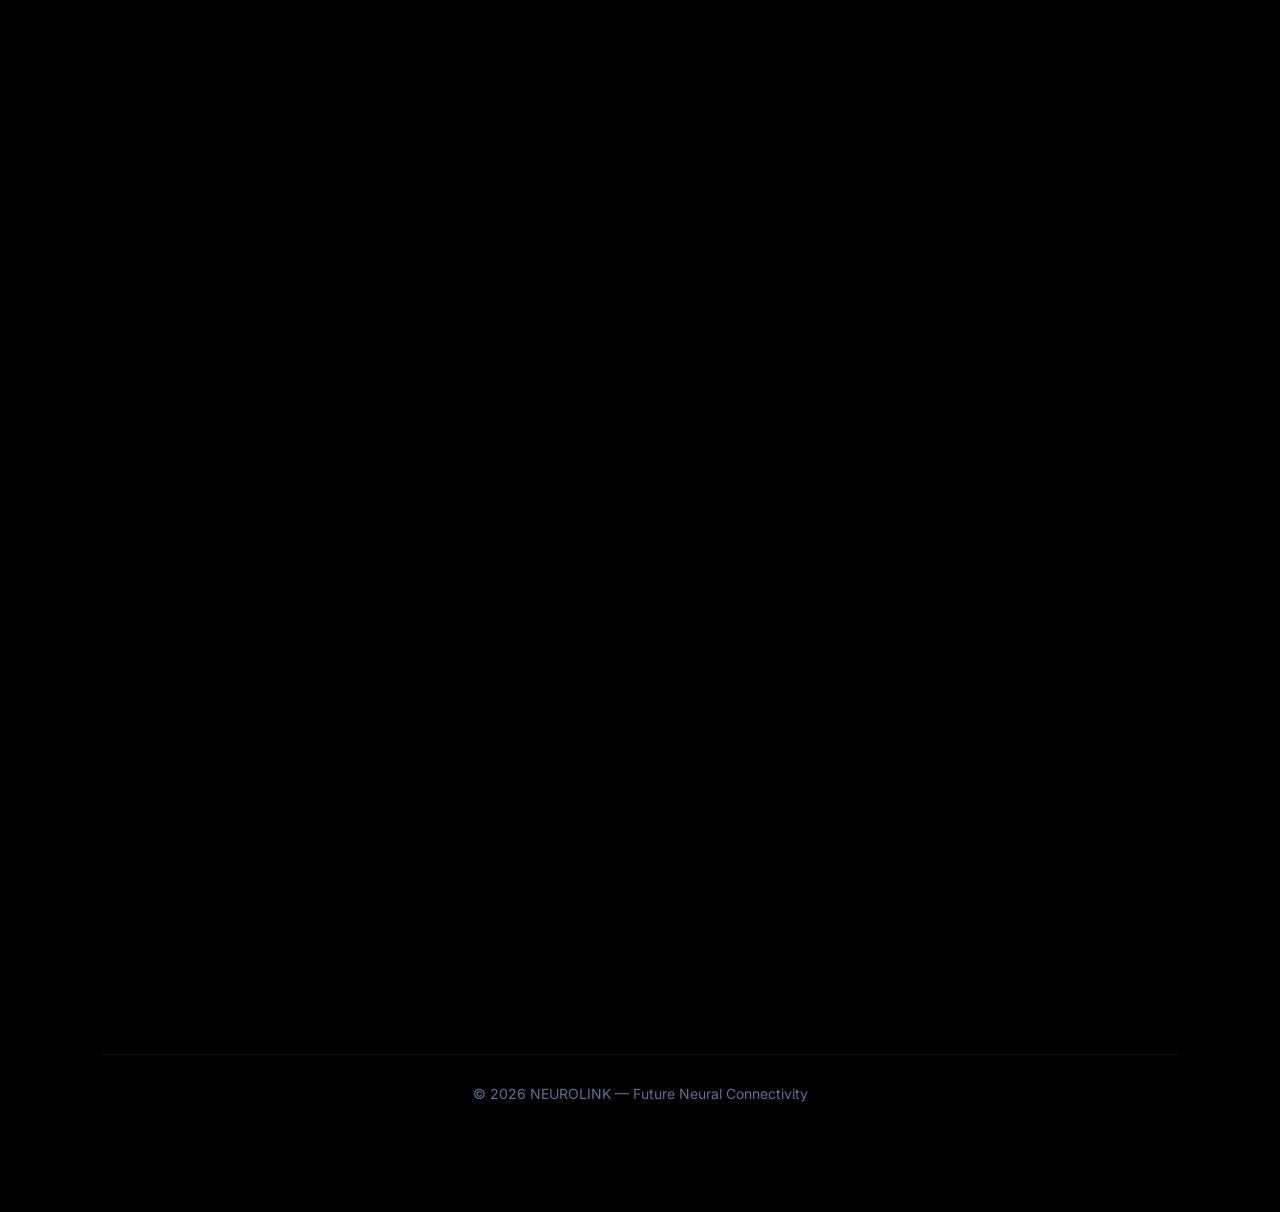
<file: subFiles/features.html>
<!-- features.html -->
<!DOCTYPE html>
<html lang="en">
<head>
    <meta charset="UTF-8">
    <meta name="viewport" content="width=device-width, initial-scale=1.0">
    <title>NEUROLINK — Features</title>
    <link rel="preconnect" href="https://fonts.googleapis.com">
    <link rel="preconnect" href="https://fonts.gstatic.com" crossorigin>
    <link rel="stylesheet" href="../css.css">
    <style>
        /* ---- PAGE HEADER ---- */
        .page-header {
            padding: 70px 0% 50px;
            margin-bottom: -30px;
        }

        .page-header h1 {
            font-family: 'Orbitron', sans-serif;
            font-size: 4rem;
            letter-spacing: 5px;
            margin-bottom: 10px;
        }

        .page-header h2 {
            font-size: 1.2rem;
            color: #22d3ee;
            /* margin-bottom: 16px; */
            font-weight: 400;
            letter-spacing: 2px;
            margin-top: -70px;
            /* margin-left: -0px; */
        }

        .page-header p {
            color: #9badc4;
            font-size: 1rem;
            line-height: 1.7;
            max-width: 520px;
            margin-top: -50px;
        }

        /* ---- MAIN LAYOUT ---- */
        .main-grid {
            padding: 0 0%;
            display: grid;
            grid-template-columns: 1fr 2fr 1fr;
            gap: 24px;
            align-items: start;
        }

        .sidebar {
            display: flex;
            flex-direction: column;
            gap: 20px;
        }

        /* ---- PANEL ---- */
        .panel {
            background: rgba(10, 18, 38, 0.75);
            border: 1px solid rgba(59, 130, 246, 0.2);
            border-radius: 20px;
            padding: 24px;
            backdrop-filter: blur(10px);
        }

        .panel h3 {
            color: #22d3ee;
            font-size: 14px;
            letter-spacing: 2px;
            margin-bottom: 14px;
        }

        .panel p,
        .panel li {
            color: #9badc4;
            font-size: 14px;
            line-height: 1.7;
        }

        .panel ul {
            list-style: none;
            display: flex;
            flex-direction: column;
            gap: 8px;
        }

        /* ---- CENTERPIECE ---- */
        .centerpiece {
            display: flex;
            flex-direction: column;
            align-items: center;
            gap: 20px;
        }

        .feature-row {
            width: 100%;
            display: grid;
            grid-template-columns: repeat(3, 1fr);
            gap: 14px;
        }

        .feature-box {
            text-align: center;
            padding: 18px;
            background: rgba(10, 18, 38, 0.75);
            border: 1px solid rgba(59, 130, 246, 0.2);
            border-radius: 16px;
        }

        .feature-box h4 {
            color: #22d3ee;
            font-size: 13px;
            letter-spacing: 1px;
            margin-bottom: 8px;
        }

        .feature-box p {
            color: #9badc4;
            font-size: 13px;
            line-height: 1.6;
        }

        .product-image {
            width: 100%;
            height: 630px;
            border: 1px solid rgba(59, 130, 246, 0.25);
            border-radius: 40px;
            display: flex;
            align-items: center;
            justify-content: center;
            background: rgba(10, 18, 38, 0.55);
            overflow: hidden;
        }

        .product-image img {
            width: 100%;
            height: 100%;
            object-fit: contain;
        }

        .product-image-placeholder {
            color: #4a6080;
            font-size: 14px;
            letter-spacing: 3px;
        }

        /* ---- HOW IT WORKS ---- */
        .section {
            padding: 50px 0%;
        }

        .section-title {
            font-family: 'Orbitron', sans-serif;
            font-size: 2.2rem;
            margin-bottom: 30px;
            color: white;
        }

        .steps-grid {
            display: grid;
            grid-template-columns: repeat(4, 1fr);
            gap: 20px;
        }

        .step-card {
            padding: 28px 22px;
            background: rgba(10, 18, 38, 0.75);
            border: 1px solid rgba(59, 130, 246, 0.2);
            border-radius: 20px;
        }

        .step-number {
            font-size: 2.5rem;
            color: #22d3ee;
            font-weight: 700;
            margin-bottom: 14px;
            font-family: 'Orbitron', sans-serif;
        }

        .step-card p {
            color: #9badc4;
            font-size: 14px;
            line-height: 1.7;
        }

        /* ---- KEY FEATURES ---- */
        .features-grid {
            display: grid;
            grid-template-columns: repeat(6, 1fr);
            gap: 14px;
        }

        .feature-item {
            text-align: center;
            padding: 20px 14px;
            background: rgba(10, 18, 38, 0.75);
            border: 1px solid rgba(59, 130, 246, 0.2);
            border-radius: 16px;
            color: #cdd9ee;
            font-size: 13px;
            line-height: 1.5;
        }

        /* ---- RESPONSIVE ---- */
        @media (max-width: 1200px) {
            .main-grid { grid-template-columns: 1fr; }
            .steps-grid { grid-template-columns: repeat(2, 1fr); }
            .features-grid { grid-template-columns: repeat(3, 1fr); }
        }

        @media (max-width: 700px) {
            .page-header h1 { font-size: 2.5rem; }
            .feature-row, .steps-grid, .features-grid { grid-template-columns: 1fr; }
            .section-title { font-size: 1.8rem; }
        }








         .page-content {
      width: 100%;
      padding: 40px 8% 80px;
    }

    /* TAG */
    .tag {
      display: inline-flex;
      align-items: center;
      gap: 10px;
      border: 1px solid rgba(0,255,255,0.25);
      background: rgba(0,255,255,0.08);
      padding: 10px 18px;
      border-radius: 50px;
      margin-bottom: 25px;
      color: #6ee7ff;
      letter-spacing: 3px;
      font-size: 12px;
    }

    .pulse {
      width: 10px;
      height: 10px;
      border-radius: 50%;
      background: #00d9ff;
      animation: pulse 1.5s infinite;
    }

    @keyframes pulse {
      0%   { transform: scale(1);   opacity: 1; }
      50%  { transform: scale(1.5); opacity: .5; }
      100% { transform: scale(1);   opacity: 1; }
    }

    /* HERO TEXT */
    .leftSection h1 {
      font-size: 78px;
      line-height: 1;
      font-weight: 300;
      margin-bottom: 30px;
    }

    .leftSection h1 span { color: #38bdf8; }

    .description {
      color: #9ca3af;
      font-size: 18px;
      line-height: 1.8;
      max-width: 650px;
      margin-bottom: 40px;
      margin-top: -75px;
    }

    /* IMAGE CARD */
    .rightSection {
      position: relative;
      display: flex;
      justify-content: center;
      align-items: center;
      margin-bottom: 60px;
    }

    .imageGlow {
      position: absolute;
      width: 520px;
      height: 520px;
      border-radius: 50%;
      background: rgba(0,180,255,0.2);
      filter: blur(100px);
    }

    .imageCard {
      position: relative;
      width: 100%;
      max-width: 1000px;
      overflow: hidden;
      border-radius: 40px;
      border: 1px solid rgba(255,255,255,0.08);
      background: rgba(255,255,255,0.05);
      backdrop-filter: blur(20px);
      box-shadow: 0 0 50px rgba(0,180,255,0.12);
    }

    .imageCard img {
      width: 100%;
      height: 100%;
      object-fit: cover;
      opacity: .92;
    }

    /* FEATURE GRID */
    .featureGrid {
      display: grid;
      grid-template-columns: 1fr 1fr;
      gap: 20px;
      margin-bottom: 40px;
    }

    .featureCard {
      background: rgba(255,255,255,0.04);
      border: 1px solid rgba(255,255,255,0.08);
      border-radius: 28px;
      padding: 28px;
      backdrop-filter: blur(18px);
      transition: .3s;
    }

    .featureCard:hover {
      transform: translateY(-5px);
      border-color: #38bdf8;
      box-shadow: 0 0 30px rgba(56,189,248,0.15);
    }

    .featureNumber {
      font-size: 34px;
      margin-bottom: 15px;
      color: #38bdf8;
    }

    .featureCard h3 {
      margin-bottom: 12px;
      font-size: 22px;
      font-weight: 500;
    }

    .featureCard p {
      color: #9ca3af;
      line-height: 1.7;
      font-size: 15px;
    }

    /* STATS */
    .stats {
      display: flex;
      gap: 20px;
      flex-wrap: wrap;
    }

    .statBox {
      background: rgba(255,255,255,0.04);
      border: 1px solid rgba(0,255,255,0.12);
      padding: 28px;
      border-radius: 24px;
      min-width: 180px;
      backdrop-filter: blur(14px);
    }

    .statBox h2 {
      font-size: 42px;
      color: #38bdf8;
      font-weight: 300;
      margin-bottom: 8px;
    }

    .statBox p { color: #9ca3af; }

    /* RESPONSIVE */
    @media (max-width: 1100px) {
      .leftSection h1 { font-size: 60px; }
    }

    @media (max-width: 700px) {
      .leftSection h1    { font-size: 48px; }
      .featureGrid       { grid-template-columns: 1fr; }
      .page-content      { padding: 40px 6% 60px; }
    }

    .features-section {
            padding: 0 0 50px;
            display: grid;
            grid-template-columns: 1fr 1fr;
            gap: 20px;
        }

        .feature-card {
            background: rgba(5,14,30,.75);
            border: 1px solid rgba(0,140,255,.12);
            border-radius: 28px;
            padding: 32px;
            backdrop-filter: blur(16px);
            transition: .3s;
        }

        .feature-card:hover {
            transform: translateY(-5px);
            border-color: #38bdf8;
            box-shadow: 0 0 30px rgba(56,189,248,.15);
        }

        .feature-number {
            font-family: 'Orbitron', sans-serif;
            font-size: 2rem;
            color: #38bdf8;
            margin-bottom: 14px;
        }

        .feature-card h3 { font-size: 1.15rem; margin-bottom: 10px; }
        .feature-card p  { color: #8fa8cc; line-height: 1.7; font-size: .95rem; }

        /* ══════════════════════════════
           STATS ROW
        ══════════════════════════════ */
        .stats-section {
            padding: 0 0px 60px;
            display: flex;
            gap: 20px;
            flex-wrap: wrap;
        }

        .stat-box {
            background: rgba(5,14,30,.75);
            border: 1px solid rgba(0,255,255,.12);
            padding: 30px 36px;
            border-radius: 24px;
            backdrop-filter: blur(14px);
            min-width: 180px;
        }

        .stat-box h2 { font-size: 2.6rem; color: #38bdf8; font-weight: 300; margin-bottom: 8px; }
        .stat-box p  { color: #8fa8cc; }
    

        .sidebar{
            margin-top: 300px;
        }
        .page-content{
            margin-top: -15px;
        }
        /* ══════════════════════════════
   RESPONSIVE FIXES
   ADD THIS AT THE VERY BOTTOM
══════════════════════════════ */

/* LARGE LAPTOP */
@media (max-width: 1400px){

    .leftSection h1{
        font-size: 64px;
    }

    .product-image{
        height: 520px;
    }

    .sidebar{
        margin-top: 180px;
    }
}


/* TABLET */
@media (max-width: 1200px){

    .main-grid{
        grid-template-columns: 1fr;
        gap: 30px;
    }

    .sidebar{
        margin-top: 0;
        flex-direction: row;
        flex-wrap: wrap;
    }

    .sidebar .panel{
        flex: 1 1 300px;
    }

    .centerpiece{
        order: -1;
    }

    .product-image{
        height: 500px;
    }

    .steps-grid{
        grid-template-columns: repeat(2, 1fr);
    }

    .features-grid{
        grid-template-columns: repeat(3, 1fr);
    }

    .leftSection h1{
        font-size: 58px;
    }

    .description{
        margin-top: -40px;
    }

    .imageGlow{
        width: 420px;
        height: 420px;
    }
}


/* MOBILE TABLET */
@media (max-width: 900px){

    .page-content{
        padding: 30px 5% 60px;
    }

    .page-header{
        padding-top: 30px;
    }

    .page-header h2{
        margin-top: -30px;
        font-size: 1rem;
        letter-spacing: 1px;
    }

    .description{
        font-size: 16px;
        line-height: 1.7;
        margin-top: -10px;
    }

    .feature-row{
        grid-template-columns: 1fr;
    }

    .product-image{
        height: 420px;
        border-radius: 28px;
    }

    .features-grid{
        grid-template-columns: repeat(2, 1fr);
    }

    .steps-grid{
        gap: 14px;
    }

    .step-card{
        padding: 22px 18px;
    }

    .section-title{
        font-size: 1.8rem;
    }

    .imageGlow{
        width: 320px;
        height: 320px;
        filter: blur(70px);
    }
}


/* MOBILE */
@media (max-width: 700px){

    .page-content{
        padding: 20px 4% 50px;
        margin-top: 0;
    }

    .tag{
        font-size: 10px;
        letter-spacing: 2px;
        padding: 8px 14px;
    }

    .leftSection h1{
        font-size: 42px;
        line-height: 1.05;
    }

    .page-header h2{
        font-size: .9rem;
        margin-top: -10px;
    }

    .description{
        font-size: 14px;
        margin-top: 0;
        line-height: 1.8;
    }

    .main-grid{
        gap: 20px;
    }

    .sidebar{
        flex-direction: column;
    }

    .panel{
        padding: 20px;
        border-radius: 18px;
    }

    .product-image{
        height: 300px;
        border-radius: 24px;
    }

    .feature-box{
        padding: 16px;
    }

    .feature-box h4{
        font-size: 12px;
    }

    .feature-box p{
        font-size: 12px;
    }

    .steps-grid{
        grid-template-columns: 1fr;
    }

    .features-grid{
        grid-template-columns: 1fr;
    }

    .section-title{
        font-size: 1.5rem;
        margin-bottom: 20px;
    }

    .step-number{
        font-size: 2rem;
    }

    .feature-item{
        font-size: 12px;
        padding: 18px;
    }

    .imageCard{
        border-radius: 24px;
    }

    .imageGlow{
        width: 220px;
        height: 220px;
        filter: blur(50px);
    }

    .stat-box{
        width: 100%;
        min-width: unset;
    }

    .site-footer{
        text-align: center;
        padding-inline: 20px;
    }
}


/* SMALL MOBILE */
@media (max-width: 480px){

    .leftSection h1{
        font-size: 34px;
    }

    .description{
        font-size: 13px;
    }

    .product-image{
        height: 240px;
    }

    .feature-box,
    .step-card,
    .feature-item{
        border-radius: 16px;
    }

    .panel{
        border-radius: 16px;
    }

    .section{
        padding: 35px 0;
    }

    .footerlabel{
        font-size: 12px;
        line-height: 1.6;
    }
}
    </style>
</head>
<body>


   <!-- NAVBAR -->
<div class="navContainer">
    <nav class="navbar">

        <a href="../index.html" class="logo">NEUROLINK</a>

        <div class="nav-links" id="navLinks">
            <a href="../index.html">HOME</a>
            <a href="features.html" class="active">FEATURES</a>
            <a href="technology.html">TECHNOLOGY</a>
            <a href="support.html">SUPPORT</a>
        </div>

        <!-- MOBILE MENU BUTTON -->
        <div class="menu-toggle" id="menuToggle">
            ☰
        </div>

    </nav>
</div>

<!-- PAGE CONTENT -->
<div class="page-content">

  

  <!-- IMAGE -->
  <div class="rightSection">
    <div class="imageGlow"></div>
    <div class="imageCard">
      <img src="../images/brainFeature.png" alt="Neurolink Brain Interface">
    </div>
  </div>

  <!-- HERO TEXT -->
  <div class="leftSection fade-section">
    <div class="tag">
      <div class="pulse"></div>
      NEURAL TECHNOLOGY
    </div>
    
    <header class="page-header">
        <!-- <h1>NEUROLINK</h1> -->
        <h2>BRAIN-CONTROLLED WIFI HEADBAND</h2>
        <!-- <p>The future of connection. Controlled by your mind.</p> -->
    </header>
    

    <!-- <h1>Brain <span>Interface</span></h1> -->

    <p class="description">
      Advanced EEG sensors interpret brainwave patterns with ultra-low latency and high precision.
      NEUROLINK transforms neural intent into seamless digital interaction through real-time signal
      processing and adaptive AI synchronization.
    </p>
  </div>


    <!-- MAIN GRID -->
    <section class="main-grid">

        <!-- LEFT SIDEBAR -->
        <aside class="sidebar fade-section">
            <div class="panel">
                <h3>COMFORT PADDING</h3>
                <p>Soft, breathable padding ensures a secure and comfortable fit during extended use.</p>
            </div>
            <div class="panel">
                <h3>BRAIN-COMPUTER INTERFACE</h3>
                <ul>
                    <li>• Real-time brainwave reading</li>
                    <li>• High precision EEG tracking</li>
                    <li>• AI signal processing</li>
                    <li>• Wireless command output</li>
                </ul>
            </div>
        </aside>

        <!-- CENTER -->
        <div class="centerpiece fade-section">
            <div class="feature-row">
                <div class="feature-box">
                    <h4>NEURAL SENSORS (EEG)</h4>
                    <p>Advanced EEG sensors interpret your intentions.</p>
                </div>
                <div class="feature-box">
                    <h4>STATUS LED INDICATORS</h4>
                    <p>Displays connection, battery, and system status.</p>
                </div>
                <div class="feature-box">
                    <h4>MODULAR DESIGN</h4>
                    <p>Flexible ergonomic structure for all-day comfort.</p>
                </div>
            </div>

            <div class="product-image fade-section">
               <img src="../images/2.png" alt="Neurolink Headband">
                <span class="product-image-placeholder"></span>
            </div>

            <div class="feature-row fade-section">
                <div class="feature-box">
                    <h4>HIGH-PERFORMANCE CHIP</h4>
                    <p>AI processor interprets signals in real time.</p>
                </div>
                <div class="feature-box">
                    <h4>STATUS PANEL</h4>
                    <p>Displays connection status and active mode.</p>
                </div>
                <div class="feature-box">
                    <h4>BATTERY MODULE</h4>
                    <p>Up to 24 hours of continuous use.</p>
                </div>
            </div>
        </div>

        <!-- RIGHT SIDEBAR -->
        <aside class="sidebar fade-section">
            <div class="panel">
                <h3>ADJUSTABLE FRAME</h3>
                <p>Durable, lightweight frame with flexible joints for a secure fit on any head size.</p>
            </div>
            <div class="panel">
                <h3>SMART WIFI CONTROL</h3>
                <ul>
                    <li>• Connect / Disconnect</li>
                    <li>• Switch Network</li>
                    <li>• Scan Networks</li>
                    <li>• Secure Encryption</li>
                </ul>
            </div>
        </aside>

    </section>

    <!-- HOW IT WORKS -->
    <section class="section fade-section">
        <div class="panel">
            <h2 class="section-title">HOW IT WORKS</h2>
            <div class="steps-grid">
                <div class="step-card">
                    <div class="step-number">01</div>
                    <p>Your brain generates a specific intention or thought command.</p>
                </div>
                <div class="step-card">
                    <div class="step-number">02</div>
                    <p>The headband reads your brainwaves in real time via EEG sensors.</p>
                </div>
                <div class="step-card">
                    <div class="step-number">03</div>
                    <p>AI interprets the signal and converts it into a digital command.</p>
                </div>
                <div class="step-card">
                    <div class="step-number">04</div>
                    <p>The headband executes the command, controlling your WiFi connection.</p>
                </div>
            </div>
        </div>
    </section>

    <!-- KEY FEATURES -->
    <section class="section fade-section" style="padding-top: 0;">
        <div class="panel">
            <h2 class="section-title">KEY FEATURES</h2>
            <div class="features-grid">
                <div class="feature-item">Brain-Controlled Connectivity</div>
                <div class="feature-item">Real-Time EEG Monitoring</div>
                <div class="feature-item">AI Signal Processing</div>
                <div class="feature-item">WiFi Thought Control</div>
                <div class="feature-item">Secure &amp; Encrypted</div>
                <div class="feature-item">24-Hour Battery Life</div>
            </div>
        </div>
    </section>

    <!-- FOOTER -->
    <footer class="site-footer">
        <div class="footerlabel">
        © 2026 NEUROLINK — Future Neural Connectivity
        </div>
    </footer>

</body>
</html>

<script>
const sections = document.querySelectorAll('.fade-section');

const observer = new IntersectionObserver((entries)=>{
    entries.forEach((entry)=>{
        if(entry.isIntersecting){
            entry.target.classList.add('show');
        } else {
            entry.target.classList.remove('show');
        }
    });
},{
    threshold: 0.2
});

sections.forEach((section)=>{
    observer.observe(section);
});

const menuToggle = document.getElementById('menuToggle');
const navLinks = document.getElementById('navLinks');

menuToggle.addEventListener('click', () => {
    navLinks.classList.toggle('show');
});
</script>
</file>
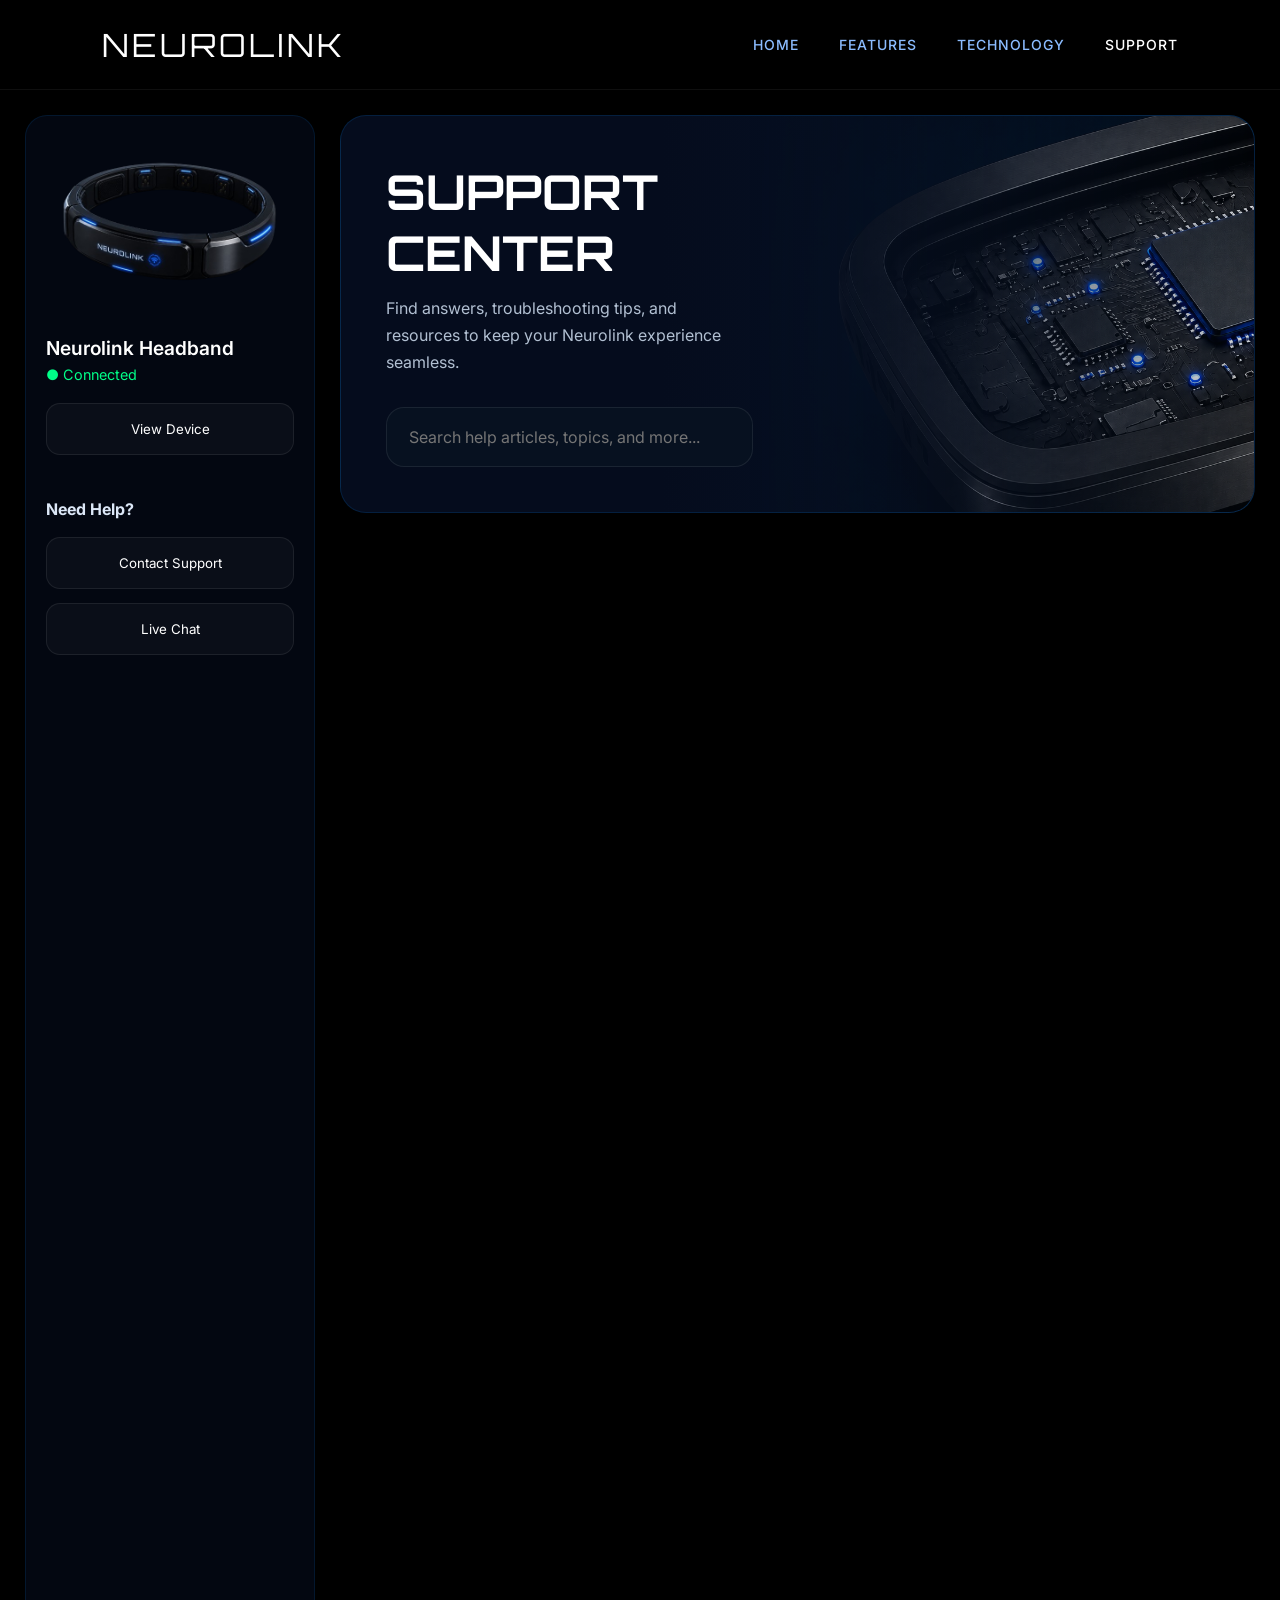
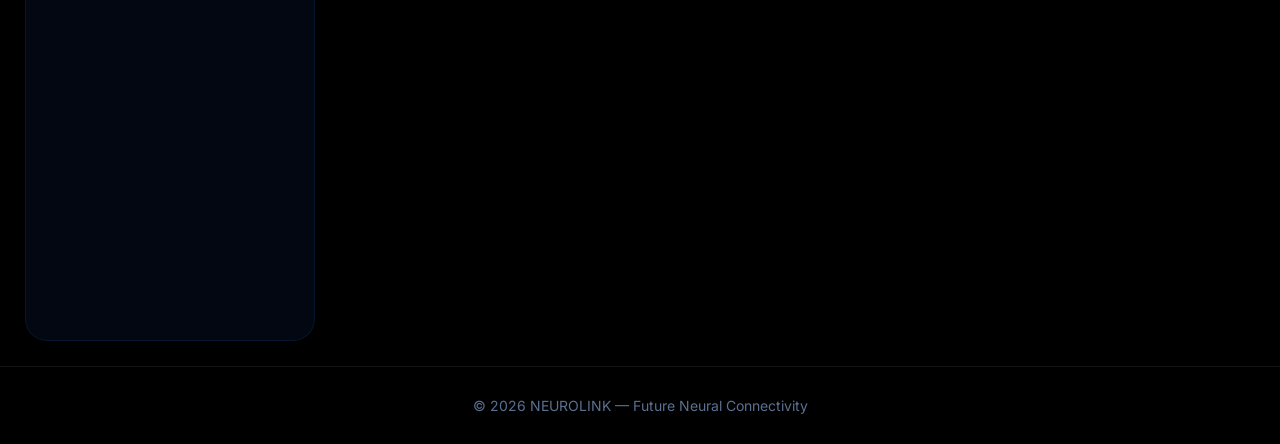
<file: subFiles/support.html>
<!DOCTYPE html>
<html lang="en">
<head>
<meta charset="UTF-8" />
<meta name="viewport" content="width=device-width, initial-scale=1.0" />
<title>Neurolink Support</title>
<link rel="preconnect" href="https://fonts.googleapis.com">
<link rel="preconnect" href="https://fonts.gstatic.com" crossorigin>
<link href="https://fonts.googleapis.com/css2?family=Inter:wght@300;400;500;600;700;800&display=swap" rel="stylesheet">
<link rel="stylesheet" href="../css.css">
<style>
*{
    margin:0;
    padding:0;
    box-sizing:border-box;
    font-family:'Inter',sans-serif;
}

.main{
    width:100%;
    display:flex;
    gap:25px;
    padding:25px;
}

.sidebar{
    width:290px;
    background:rgba(5,10,25,0.7);
    border:1px solid rgba(0,140,255,0.12);
    border-radius:22px;
    padding:20px;
    backdrop-filter:blur(12px);
}

.device-preview{
    width:100%;
    height:180px;
    border-radius:18px;
    display:flex;
    align-items:center;
    justify-content:center;
    color:#6d7f97;
    font-size:0.9rem;
    margin-bottom:20px;
    background-image: url("../images/102.png");
    background-size: cover;
    background-position: center;
}

.device-name{
    font-size:1.2rem;
    font-weight:600;
    margin-bottom:6px;
}

.status{
    color:#00ff88;
    font-size:0.9rem;
    margin-bottom:20px;
}

.sidebar-btn{
    width:100%;
    height:52px;
    border-radius:14px;
    border:1px solid rgba(255,255,255,0.08);
    background:rgba(255,255,255,0.03);
    color:white;
    margin-bottom:14px;
    cursor:pointer;
    transition:0.3s;
}

.sidebar-btn:hover{
    background:#0c1f3f;
    border-color:#1e90ff;
}

.sidebar-section{
    margin-top:30px;
}

.sidebar-section h3{
    font-size:1rem;
    margin-bottom:18px;
    color:#dce7f7;
}

.quick-link{
    width:100%;
    padding:14px 15px;
    border-radius:12px;
    margin-bottom:10px;
    background:rgba(255,255,255,0.03);
    border:1px solid rgba(255,255,255,0.05);
    color:#b8c5d8;
    transition:0.3s;
    cursor:pointer;
}

.quick-link:hover{
    background:#0c1f3f;
    color:white;
}

.content{
    flex:1;
    display:flex;
    flex-direction:column;
    gap:25px;
}

.hero{
    width:100%;
    min-height:260px;
    border-radius:26px;
    overflow:hidden;
    position:relative;
    border:1px solid rgba(0,140,255,0.15);
    background:linear-gradient(to right,#050c1d 35%,#08172d 100%);
    display:flex;
    justify-content:space-between;
}

.hero-left{
    width:50%;
    padding:45px;
}

.hero-left h1{
    font-size:3rem;
    margin-bottom:12px;
}

.hero-left p{
    color:#b2c0d2;
    line-height:1.7;
    max-width:500px;
}

.search-box{
    width:100%;
    margin-top:30px;
    height:60px;
    border-radius:18px;
    background:#071120;
    border:1px solid rgba(255,255,255,0.08);
    padding:0 22px;
    color:white;
    font-size:1rem;
}

.hero-image{
    width:45%;
    display:flex;
    align-items:center;
    justify-content:center;
    position:relative;
}

.image-placeholder{
    position: absolute;
    width:600px;
    height:600px;
    border-radius:24px;
    display:flex;
    align-items:center;
    justify-content:center;
    color:#607089;
    font-size:1rem;
    background:rgba(255,255,255,0.02);
    background-image: url("../images/lastFeature.png");
    background-size: cover;
    background-position: center;
    -webkit-mask-image: linear-gradient(to right, transparent, black);
    mask-image: linear-gradient(to right, transparent, black);
    -webkit-mask-composite: intersect;
    mask-composite: intersect;
}

.cards{
    width:100%;
    display:grid;
    grid-template-columns:repeat(5,1fr);
    gap:18px;
}

.card{
    background:rgba(7,14,28,0.9);
    border:1px solid rgba(0,140,255,0.12);
    border-radius:22px;
    padding:25px;
    transition:0.3s;
}

.card:hover{
    transform:translateY(-5px);
    border-color:#1e90ff;
}

/* ── Icon container ── */
.card-icon{
    width:65px;
    height:65px;
    border-radius:18px;
    background:linear-gradient(145deg,#0a1b38,#0f274e);
    margin-bottom:20px;
    /* box-shadow:0 0 20px rgba(30,144,255,0.25); */
    display:flex;
    align-items:center;
    justify-content:center;
}

.card-icon svg{
    width:34px;
    /* height:34px;
    filter: drop-shadow(0 0 5px rgba(30,144,255,0.6)); */
}

.card h2{
    font-size:1.2rem;
    margin-bottom:12px;
}

.card p{
    color:#a7b5c9;
    font-size:0.95rem;
    line-height:1.6;
}

.info-grid{
    width:100%;
    display:grid;
    grid-template-columns:1fr 1fr;
    gap:22px;
}

.panel{
    background:rgba(7,14,28,0.9);
    border:1px solid rgba(0,140,255,0.12);
    border-radius:24px;
    padding:28px;
}

.panel h2{
    margin-bottom:22px;
}

.article{
    width:100%;
    padding:18px;
    border-bottom:1px solid rgba(255,255,255,0.06);
    color:#c4d0df;
    transition:0.3s;
    cursor:pointer;
}

.article:hover{
    color:#1e90ff;
    background:rgba(255,255,255,0.02);
}

.trouble-item{
    width:100%;
    padding:18px;
    border-radius:18px;
    margin-bottom:14px;
    background:rgba(255,255,255,0.03);
    border:1px solid rgba(255,255,255,0.05);
}

.trouble-item h3{
    margin-bottom:8px;
}

.trouble-item p{
    color:#a6b3c5;
    line-height:1.6;
}

.bottom-help{
    width:100%;
    background:rgba(7,14,28,0.9);
    border:1px solid rgba(0,140,255,0.12);
    border-radius:24px;
    padding:35px;
    display:flex;
    align-items:center;
    justify-content:space-between;
}

.bottom-help h2{
    margin-bottom:10px;
}

.bottom-help p{
    color:#aab8ca;
}

.bottom-buttons{
    display:flex;
    gap:20px;
}

.bottom-buttons button{
    width:180px;
    height:56px;
    border:none;
    border-radius:16px;
    font-size:1rem;
    cursor:pointer;
    transition:0.3s;
}

.support-btn{
    background:#1e90ff;
    color:white;
    box-shadow:0 0 20px rgba(30,144,255,0.35);
}

.support-btn:hover{
    transform:translateY(-3px);
}

.chat-btn{
    background:transparent;
    border:1px solid #1e90ff !important;
    color:#1e90ff;
}

.chat-btn:hover{
    background:#0b1830;
}

@media(max-width:1400px){
    .cards{ grid-template-columns:repeat(2,1fr); }
}

@media(max-width:1100px){
    .main{ flex-direction:column; }
    .sidebar{ width:100%; }
    .hero{ flex-direction:column; }
    .hero-left,.hero-image{ width:100%; }
    .info-grid{ grid-template-columns:1fr; }
}

@media(max-width:700px){
    .navbar{ padding:0 20px; }
    .nav-links{ display:none; }
    .cards{ grid-template-columns:1fr; }
    .hero-left h1{ font-size:2.2rem; }
    .bottom-help{ flex-direction:column; gap:25px; align-items:flex-start; }
    .bottom-buttons{ width:100%; flex-direction:column; }
    .bottom-buttons button{ width:100%; }
}
.hero-left h1{
    font-family: 'Orbitron', sans-serif;
}
</style>
</head>
<body>

    <!-- NAVBAR -->
<div class="navContainer">
    <nav class="navbar">

        <a href="../index.html" class="logo">NEUROLINK</a>

        <div class="nav-links" id="navLinks">
            <a href="../index.html">HOME</a>
            <a href="features.html">FEATURES</a>
            <a href="technology.html">TECHNOLOGY</a>
            <a href="support.html" class="active">SUPPORT</a>
        </div>

        <!-- MOBILE MENU BUTTON -->
        <div class="menu-toggle" id="menuToggle">
            ☰
        </div>

    </nav>
</div>

<div class="main">

    <aside class="sidebar">
        <div class="device-preview"></div>
        <div class="device-name">Neurolink Headband</div>
        <div class="status">&#9679; Connected</div>
        <button class="sidebar-btn" onclick="window.location.href='product.html'">View Device</button>
        <div class="sidebar-section">
            <h3>Need Help?</h3>
            <button class="sidebar-btn">Contact Support</button>
            <button class="sidebar-btn">Live Chat</button>
        </div>
        <div class="sidebar-section fade-section">
            <h3>Quick Links</h3>
            <div class="quick-link">User Guide</div>
            <div class="quick-link">Video Tutorials</div>
            <div class="quick-link">Community Forum</div>
            <div class="quick-link">Warranty &amp; Returns</div>
        </div>
    </aside>

    <section class="content">

        <div class="hero">
            <div class="hero-left">
                <h1>SUPPORT CENTER</h1>
                <p>Find answers, troubleshooting tips, and resources to keep your Neurolink experience seamless.</p>
                <input type="text" class="search-box" placeholder="Search help articles, topics, and more...">
            </div>
            <div class="hero-image">
                <div class="image-placeholder"></div>
            </div>
        </div>

        <div class="cards fade-section">

            <!-- 1. Getting Started — WiFi icon -->
            <div class="card">
                <div class="card-icon">
                    <svg viewBox="0 0 24 24" fill="none" xmlns="http://www.w3.org/2000/svg">
                        <!-- outer arc -->
                        <path d="M1.5 8.5C4.9 5.2 8.25 3.5 12 3.5s7.1 1.7 10.5 5" stroke="#1e90ff" stroke-width="1.8" stroke-linecap="round"/>
                        <!-- middle arc -->
                        <path d="M4.9 12a10 10 0 0 1 14.2 0" stroke="#1e90ff" stroke-width="1.8" stroke-linecap="round"/>
                        <!-- inner arc -->
                        <path d="M8.4 15.4a5.2 5.2 0 0 1 7.2 0" stroke="#1e90ff" stroke-width="1.8" stroke-linecap="round"/>
                        <!-- dot -->
                        <circle cx="12" cy="19.5" r="1.6" fill="#1e90ff"/>
                    </svg>
                </div>
                <h2>Getting Started</h2>
                <p>Set up your device and explore the basic features.</p>
            </div>

            <!-- 2. Connectivity — Hotspot / radiating signal waves -->
            <div class="card">
                <div class="card-icon">
                    <svg viewBox="0 0 24 24" fill="none" xmlns="http://www.w3.org/2000/svg">
                        <!-- center dot -->
                        <circle cx="12" cy="12" r="2" fill="#1e90ff"/>
                        <!-- inner left arc -->
                        <path d="M9.8 9.8a3.1 3.1 0 0 0 0 4.4" stroke="#1e90ff" stroke-width="1.8" stroke-linecap="round"/>
                        <!-- inner right arc -->
                        <path d="M14.2 9.8a3.1 3.1 0 0 1 0 4.4" stroke="#1e90ff" stroke-width="1.8" stroke-linecap="round"/>
                        <!-- outer left arc -->
                        <path d="M7 7a7 7 0 0 0 0 10" stroke="#1e90ff" stroke-width="1.8" stroke-linecap="round" opacity="0.5"/>
                        <!-- outer right arc -->
                        <path d="M17 7a7 7 0 0 1 0 10" stroke="#1e90ff" stroke-width="1.8" stroke-linecap="round" opacity="0.5"/>
                    </svg>
                </div>
                <h2>Connectivity</h2>
                <p>Troubleshoot WiFi, Bluetooth, and device pairing.</p>
            </div>

            <!-- 3. Battery & Charging — battery body + lightning bolt -->
            <div class="card">
                <div class="card-icon">
                    <svg viewBox="0 0 24 24" fill="none" xmlns="http://www.w3.org/2000/svg">
                        <!-- battery outline -->
                        <rect x="1" y="7" width="18" height="10" rx="2.5" stroke="#1e90ff" stroke-width="1.8"/>
                        <!-- positive terminal -->
                        <path d="M21 10v4" stroke="#1e90ff" stroke-width="2" stroke-linecap="round"/>
                        <!-- lightning bolt -->
                        <path d="M11.2 8.5 7.5 12.8h3.3l-1.8 2.7 5.5-5.8h-3.3V8.5z"
                              fill="#1e90ff" stroke="none"/>
                    </svg>
                </div>
                <h2>Battery &amp; Charging</h2>
                <p>Learn about charging, battery life, and power saving.</p>
            </div>

            <!-- 4. Brain Interface — brainwave / EEG pulse -->
            <div class="card">
                <div class="card-icon">
                    <svg viewBox="0 0 24 24" fill="none" xmlns="http://www.w3.org/2000/svg">
                        <polyline
                            points="1,12 4,12 5.5,7 7,17 8.5,9.5 10,14.5 11.5,12 13,4 14.5,20 16,12 19,12 23,12"
                            stroke="#1e90ff" stroke-width="1.8" stroke-linecap="round" stroke-linejoin="round"
                            fill="none"/>
                    </svg>
                </div>
                <h2>Brain Interface</h2>
                <p>Understand neural controls, commands, and settings.</p>
            </div>

            <!-- 5. Safety & Privacy — shield with checkmark -->
            <div class="card ">
                <div class="card-icon">
                    <svg viewBox="0 0 24 24" fill="none" xmlns="http://www.w3.org/2000/svg">
                        <!-- shield -->
                        <path d="M12 2L4 5.5V11c0 4.7 3.4 9 8 10.4C17.6 20 21 15.7 21 11V5.5L12 2z"
                              stroke="#1e90ff" stroke-width="1.8" stroke-linejoin="round"/>
                        <!-- checkmark -->
                        <path d="M8.5 12l2.5 2.5 4.5-5"
                              stroke="#1e90ff" stroke-width="1.8" stroke-linecap="round" stroke-linejoin="round"/>
                    </svg>
                </div>
                <h2>Safety &amp; Privacy</h2>
                <p>Privacy, security, and safe usage information.</p>
            </div>

        </div>

        <div class="info-grid fade-section">

            <div class="panel">
                <h2>Popular Articles</h2>
                <div class="article">How do I charge my Neurolink headband?</div>
                <div class="article">How do I connect to a different WiFi network?</div>
                <div class="article">What do the LED lights mean?</div>
                <div class="article">How does brain-control work?</div>
                <div class="article">How can I improve battery life?</div>
            </div>

            <div class="panel">
                <h2>Troubleshooting</h2>
                <div class="trouble-item">
                    <h3>Connection Issues</h3>
                    <p>Fix issues with WiFi connection or device pairing.</p>
                </div>
                <div class="trouble-item">
                    <h3>Charging Problems</h3>
                    <p>Device not charging or battery draining quickly.</p>
                </div>
                <div class="trouble-item">
                    <h3>Signal Problems</h3>
                    <p>Weak or inconsistent brain signal detection.</p>
                </div>
                <div class="trouble-item">
                    <h3>Device Not Responding</h3>
                    <p>Restart, reset, and firmware recovery solutions.</p>
                </div>
            </div>

        </div>

        <div class="bottom-help fade-section">
            <div>
                <h2>Still Need Help?</h2>
                <p>Our support team is available 24/7 to assist you.</p>
            </div>
            <div class="bottom-buttons">
                <button class="support-btn">Contact Support</button>
                <button class="chat-btn">Live Chat</button>
            </div>
        </div>

    </section>

</div>

<!-- FOOTER -->
<footer class="site-footer">
    <div class="footerName">
        &copy; 2026 NEUROLINK &mdash; Future Neural Connectivity
    </div>
</footer>

</body>
</html>

<script>
const sections = document.querySelectorAll('.fade-section');

const observer = new IntersectionObserver((entries)=>{
    entries.forEach((entry)=>{
        if(entry.isIntersecting){
            entry.target.classList.add('show');
        } else {
            entry.target.classList.remove('show');
        }
    });
},{
    threshold: 0.2
});

sections.forEach((section)=>{
    observer.observe(section);
});

const menuToggle = document.getElementById('menuToggle');
const navLinks = document.getElementById('navLinks');

menuToggle.addEventListener('click', () => {
    navLinks.classList.toggle('show');
});
</script>
</file>
<file: css.css>
/* =====================
   css.css — Global Styles
   Shared across all pages
   ===================== */

@import url('https://fonts.googleapis.com/css2?family=Orbitron:wght@400;600;700&family=Inter:wght@300;400;500;600&display=swap');

*, *::before, *::after {
    margin: 0;
    padding: 0;
    box-sizing: border-box;
}

html {
    font-size: 16px;
    scroll-behavior: smooth;
}

body {
    background-color: #000000;
    color: white;
    font-family: 'Inter', sans-serif;
    overflow-x: hidden;
}

/* =====================
   NAVBAR
   ===================== */

.navContainer {
    width: 100%;
    height: 90px;
    background-color: #000;
    position: sticky;
    top: 0;
    z-index: 9999;
    display: flex;
    align-items: center;
    border-bottom: 1px solid rgba(255, 255, 255, 0.06);
}

.navbar {
    width: 100%;
    max-width: 1600px;
    margin: 0 auto;
    padding: 0 8%;
    display: flex;
    justify-content: space-between;
    align-items: center;
    height: 100%;
}

.logo {
    font-family: 'Orbitron', sans-serif;
    font-size: 2rem;
    letter-spacing: 3px;
    color: white;
    text-decoration: none;
    white-space: nowrap;
}

.nav-links {
    display: flex;
    align-items: center;
    gap: 40px;
}

.nav-links a {
    color: #8bbcff;
    text-decoration: none;
    font-size: 14px;
    font-weight: 500;
    letter-spacing: 1px;
    transition: color 0.3s ease;
    white-space: nowrap;
}

.nav-links a:hover,
.nav-links a.active {
    color: #ffffff;
}

.nav-btn {
    background: linear-gradient(90deg, #006eff, #18d0ff);
    padding: 12px 24px;
    border-radius: 12px;
    color: white;
    text-decoration: none;
    font-weight: 600;
    font-size: 14px;
    white-space: nowrap;
    transition: opacity 0.3s;
}

.nav-btn:hover {
    opacity: 0.85;
}

/* =====================
   SHARED UTILITIES
   ===================== */

.btn {
    padding: 14px 32px;
    border-radius: 50px;
    border: none;
    cursor: pointer;
    font-weight: 600;
    font-size: 15px;
    text-decoration: none;
    display: inline-block;
    transition: transform 0.2s, box-shadow 0.2s;
}

.primary-btn {
    background: linear-gradient(90deg, #008cff, #00e1ff);
    color: white;
    box-shadow: 0 0 25px rgba(0, 140, 255, 0.35);
}

.primary-btn:hover {
    transform: translateY(-2px);
    box-shadow: 0 0 35px rgba(0, 140, 255, 0.5);
}

.secondary-btn {
    background: transparent;
    border: 1px solid #1e6dff;
    color: #8dc4ff;
}

.secondary-btn:hover {
    background: #091a3f;
}

/* =====================
   FOOTER
   ===================== */

.site-footer {

    padding: 30px 8%;
    border-top: 1px solid rgba(255, 255, 255, 0.07);
    text-align: center;
    color: #5a7090;
    font-size: 14px;
}

/* =====================
   RESPONSIVE
   ===================== */

@media (max-width: 900px) {
    .nav-links { gap: 24px; }
    .logo { font-size: 1.6rem; }
}

@media (max-width: 700px) {
    .navbar { padding: 0 6%; }
    .nav-links { display: none; }
    .logo { font-size: 1.5rem; }
}
.fade-section{
    opacity: 0;
    transform: translateY(60px) scale(0.95);

    transition:
    opacity 1s ease,
    transform 1s ease,
    filter 1s ease;
    }

.fade-section.show{
    opacity: 1;
    transform: translateY(0) scale(1);
    filter: blur(0);
}

/* =====================
   MOBILE NAV
   ===================== */

.menu-toggle{
    display: none;
    font-size: 2rem;
    color: white;
    cursor: pointer;
    user-select: none;
}

/* TABLET */
@media (max-width: 900px){

    .nav-links{
        gap: 20px;
    }

    .logo{
        font-size: 1.5rem;
    }
}

/* MOBILE */
@media (max-width: 700px){

    .navbar{
        padding: 0 6%;
    }

    .menu-toggle{
        display: block;
    }

    .nav-links{
        position: absolute;
        top: 90px;
        left: 0;
        width: 100%;

        background: rgba(0,0,0,.96);

        flex-direction: column;
        align-items: center;
        gap: 24px;

        padding: 30px 0;

        border-bottom: 1px solid rgba(255,255,255,.08);

        display: none;
    }

    .nav-links.show{
        display: flex;
    }

    .nav-links a{
        font-size: 15px;
    }

    .logo{
        font-size: 1.4rem;
    }
}
</file>
